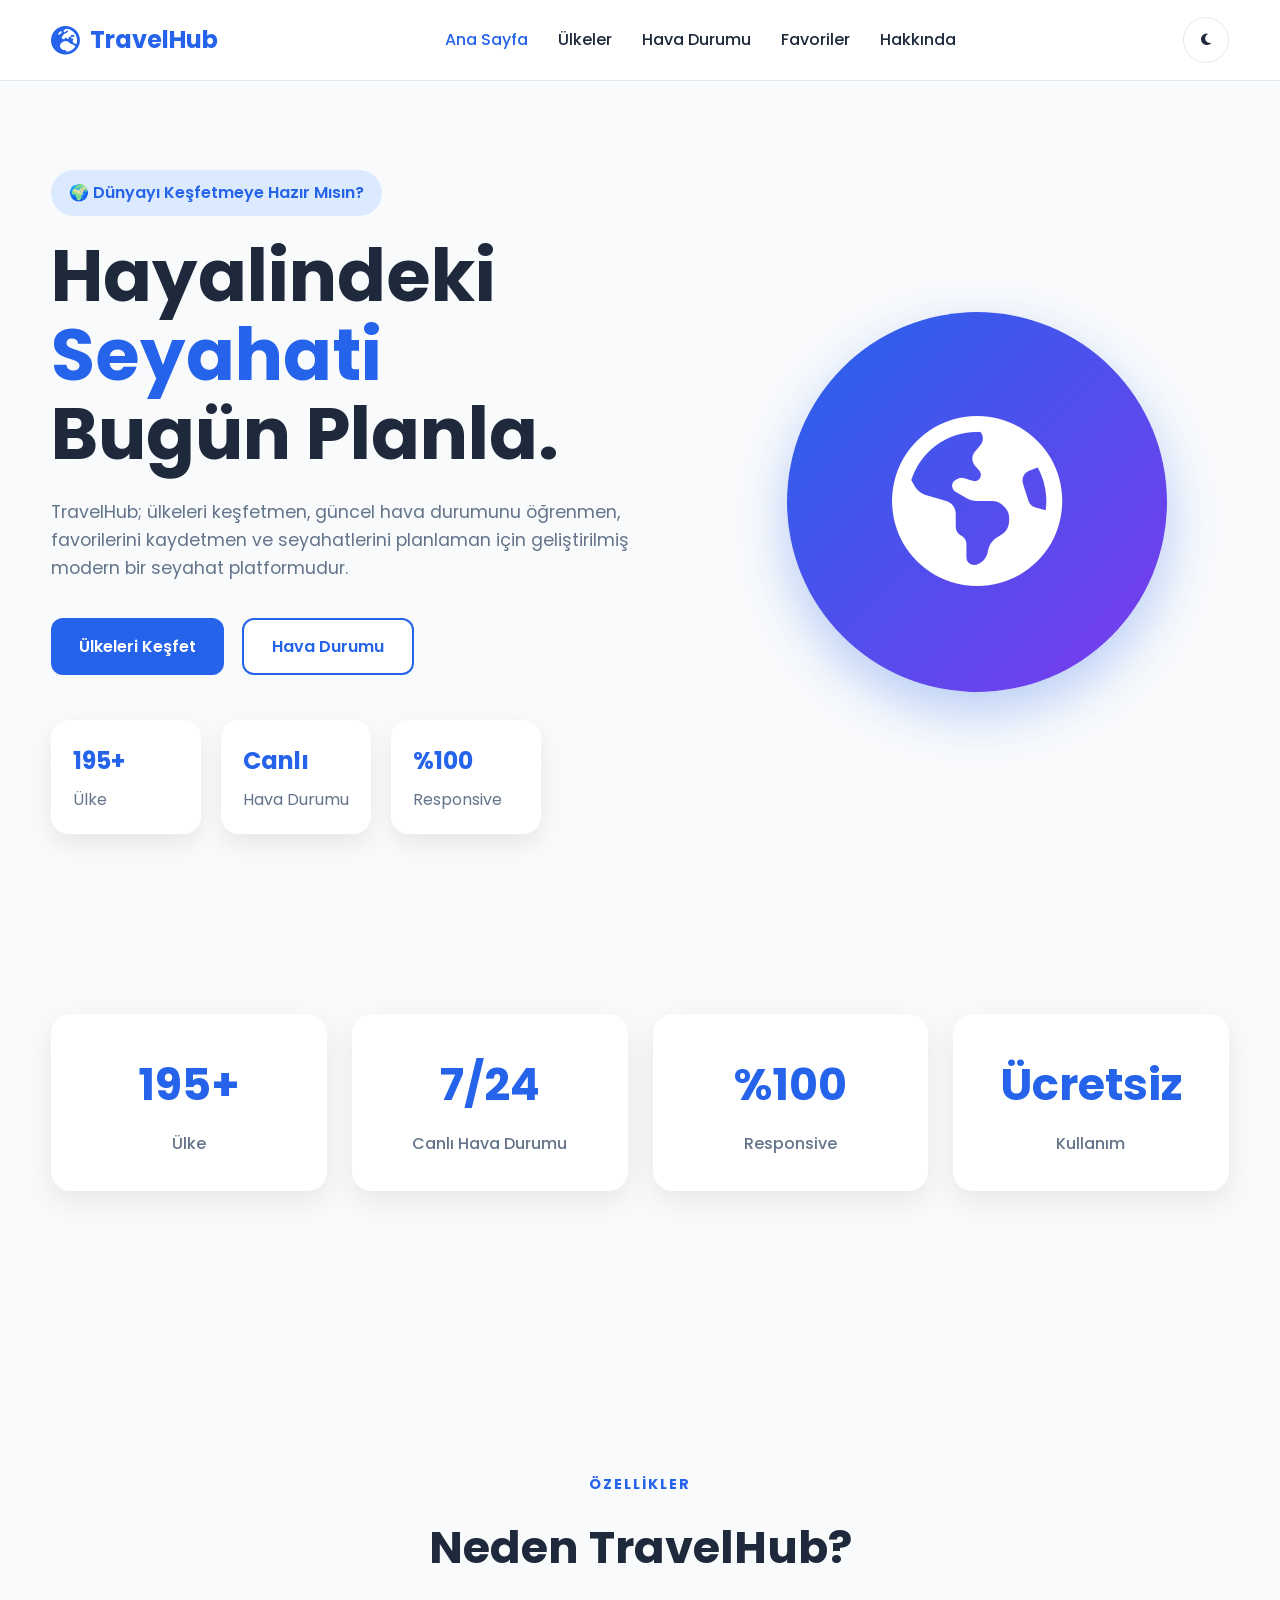
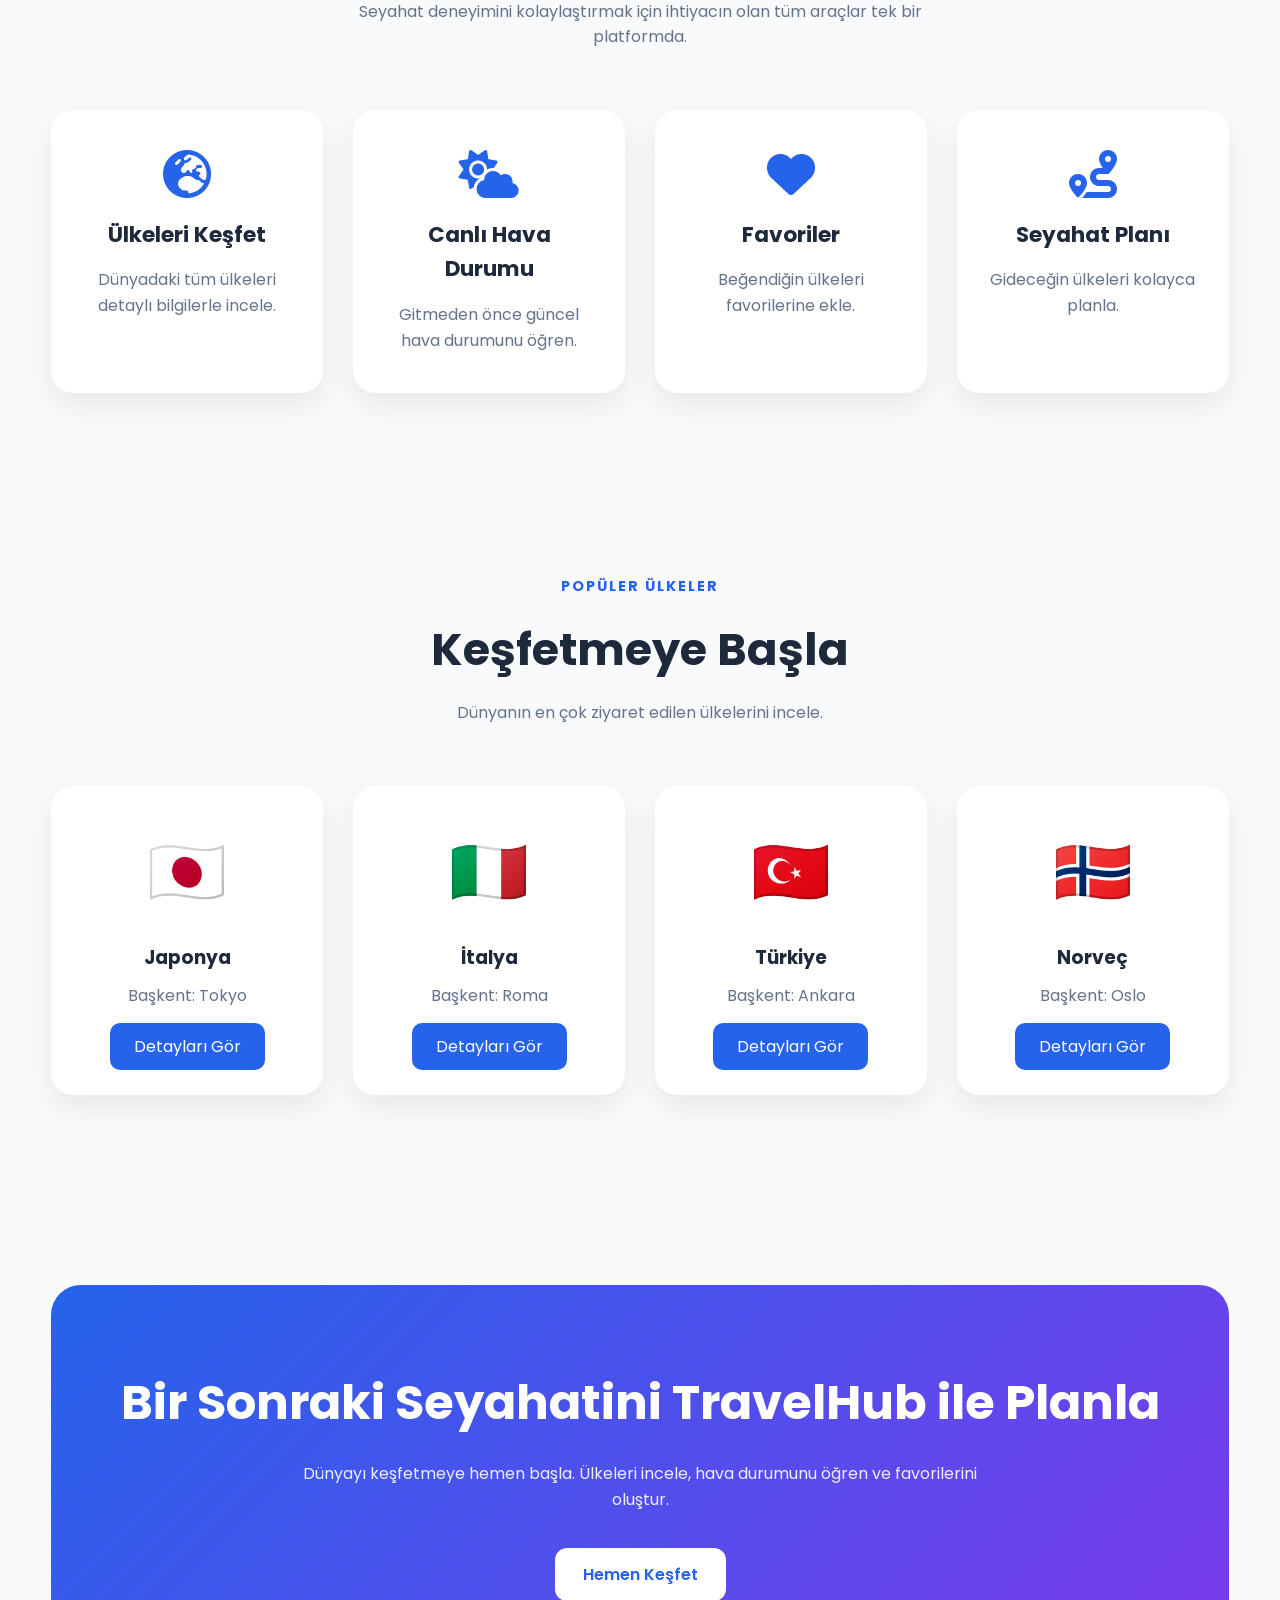
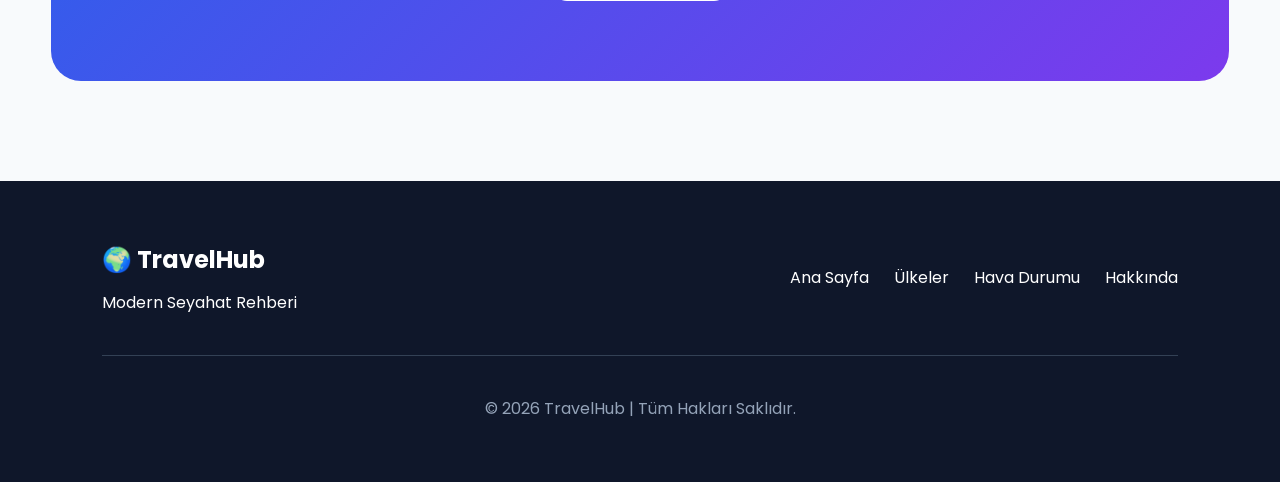
<file: index.html>
<!DOCTYPE html>
<html lang="tr">

<head>
    <meta charset="UTF-8">
    <meta name="viewport" content="width=device-width, initial-scale=1.0">

    <title>TravelHub | Seyahatini Planla</title>

    <!-- Google Font -->
    <link rel="preconnect" href="https://fonts.googleapis.com">
    <link rel="preconnect" href="https://fonts.gstatic.com" crossorigin>

    <link href="https://fonts.googleapis.com/css2?family=Poppins:wght@300;400;500;600;700;800&display=swap"
        rel="stylesheet">

    <!-- Font Awesome -->
    <link rel="stylesheet"
        href="https://cdnjs.cloudflare.com/ajax/libs/font-awesome/6.7.2/css/all.min.css">

    <!-- CSS -->
    <link rel="stylesheet" href="css/style.css">
    <link rel="stylesheet" href="css/responsive.css">
    <link rel="stylesheet" href="css/animations.css">
    <link rel="stylesheet" href="css/dark.css">
</head>

<body>

<header>

<nav class="navbar">

<a href="index.html" class="logo">

<i class="fa-solid fa-earth-europe"></i>

<span>TravelHub</span>

</a>

<ul class="nav-links">

<li><a href="#" class="active">Ana Sayfa</a></li>
<li><a href="pages/countries.html">Ülkeler</a></li>
<li><a href="pages/weather.html">Hava Durumu</a></li>
<li><a href="pages/favorites.html">Favoriler</a></li>
<li><a href="pages/about.html">Hakkında</a></li>

</ul>

<div class="nav-actions">

<button class="theme-btn" aria-label="Temayı Değiştir">
    <i class="fa-solid fa-moon"></i>
</button>

<button class="menu-btn" aria-label="Menüyü Aç">
    <i class="fa-solid fa-bars"></i>
</button>

</div>

</nav>

</header>

<main>

<section class="hero">

    <div class="hero-left">

        <span class="hero-badge">
            🌍 Dünyayı Keşfetmeye Hazır Mısın?
        </span>

        <h1>
            Hayalindeki
            <span>Seyahati</span><br>
            Bugün Planla.
        </h1>

        <p class="hero-text">
            TravelHub; ülkeleri keşfetmen, güncel hava durumunu öğrenmen,
            favorilerini kaydetmen ve seyahatlerini planlaman için geliştirilmiş
            modern bir seyahat platformudur.
        </p>

        <div class="hero-buttons">
            <a href="pages/countries.html" class="btn-primary">
                Ülkeleri Keşfet
            </a>

            <a href="pages/weather.html" class="btn-secondary">
                Hava Durumu
            </a>
        </div>

        <div class="hero-info">

            <div class="info-box">
                <h3>195+</h3>
                <span>Ülke</span>
            </div>

            <div class="info-box">
                <h3>Canlı</h3>
                <span>Hava Durumu</span>
            </div>

            <div class="info-box">
                <h3>%100</h3>
                <span>Responsive</span>
            </div>

        </div>

    </div>

    <div class="hero-right">

        <div class="hero-circle">

            <i class="fa-solid fa-earth-americas"></i>

        </div>

    </div>

</section>

<section class="stats">

    <div class="stat-card">
        <h2>195+</h2>
        <p>Ülke</p>
    </div>

    <div class="stat-card">
        <h2>7/24</h2>
        <p>Canlı Hava Durumu</p>
    </div>

    <div class="stat-card">
        <h2>%100</h2>
        <p>Responsive</p>
    </div>

    <div class="stat-card">
        <h2>Ücretsiz</h2>
        <p>Kullanım</p>
    </div>

</section>

<section class="features">

    <div class="section-title">
        <span>ÖZELLİKLER</span>
        <h2>Neden TravelHub?</h2>
        <p>
            Seyahat deneyimini kolaylaştırmak için ihtiyacın olan
            tüm araçlar tek bir platformda.
        </p>
    </div>

    <div class="feature-grid">

        <article class="feature-card">
            <i class="fa-solid fa-earth-europe"></i>
            <h3>Ülkeleri Keşfet</h3>
            <p>
                Dünyadaki tüm ülkeleri detaylı bilgilerle incele.
            </p>
        </article>

        <article class="feature-card">
            <i class="fa-solid fa-cloud-sun"></i>
            <h3>Canlı Hava Durumu</h3>
            <p>
                Gitmeden önce güncel hava durumunu öğren.
            </p>
        </article>

        <article class="feature-card">
            <i class="fa-solid fa-heart"></i>
            <h3>Favoriler</h3>
            <p>
                Beğendiğin ülkeleri favorilerine ekle.
            </p>
        </article>

        <article class="feature-card">
            <i class="fa-solid fa-route"></i>
            <h3>Seyahat Planı</h3>
            <p>
                Gideceğin ülkeleri kolayca planla.
            </p>
        </article>

    </div>

</section>

<section class="popular-countries">

    <div class="section-title">
        <span>POPÜLER ÜLKELER</span>

        <h2>Keşfetmeye Başla</h2>

        <p>
            Dünyanın en çok ziyaret edilen ülkelerini incele.
        </p>
    </div>

    <div class="countries-grid">

    <article class="country-card">

        <div class="country-flag">🇯🇵</div>

        <h3>Japonya</h3>

        <p>Başkent: Tokyo</p>

        <a href="pages/country.html?code=JPN" class="country-btn">
    Detayları Gör
</a>

    </article>

    <article class="country-card">

        <div class="country-flag">🇮🇹</div>

        <h3>İtalya</h3>

        <p>Başkent: Roma</p>

        <a href="pages/country.html?code=ITA" class="country-btn">
    Detayları Gör
</a>

    </article>

    <article class="country-card">

        <div class="country-flag">🇹🇷</div>

        <h3>Türkiye</h3>

        <p>Başkent: Ankara</p>

        <a href="pages/country.html?code=TUR" class="country-btn">
    Detayları Gör
</a>

    </article>

    <article class="country-card">

        <div class="country-flag">🇳🇴</div>

        <h3>Norveç</h3>

        <p>Başkent: Oslo</p>

        <a href="pages/country.html?code=NOR" class="country-btn">
    Detayları Gör
</a>

    </article>

</div>

</section>

<section class="cta">

    <h2>
        Bir Sonraki Seyahatini
        TravelHub ile Planla
    </h2>

    <p>
        Dünyayı keşfetmeye hemen başla. Ülkeleri incele,
        hava durumunu öğren ve favorilerini oluştur.
    </p>

    <a href="pages/countries.html" class="btn-primary">
        Hemen Keşfet
    </a>

</section>

</main>

<footer>

    <div class="footer-content">

        <div class="footer-logo">

            <h2>🌍 TravelHub</h2>

            <p>
                Modern Seyahat Rehberi
            </p>

        </div>

        <div class="footer-links">

            <a href="index.html">Ana Sayfa</a>

            <a href="pages/countries.html">Ülkeler</a>

            <a href="pages/weather.html">Hava Durumu</a>

            <a href="pages/about.html">Hakkında</a>

        </div>

    </div>

    <hr>

    <p class="copyright">
        © 2026 TravelHub | Tüm Hakları Saklıdır.
    </p>

</footer>

<script src="../js/toast.js"></script>
<script src="js/utils.js"></script>
<script src="js/theme.js"></script>
<script src="js/app.js"></script>

</body>

</html>
</file>
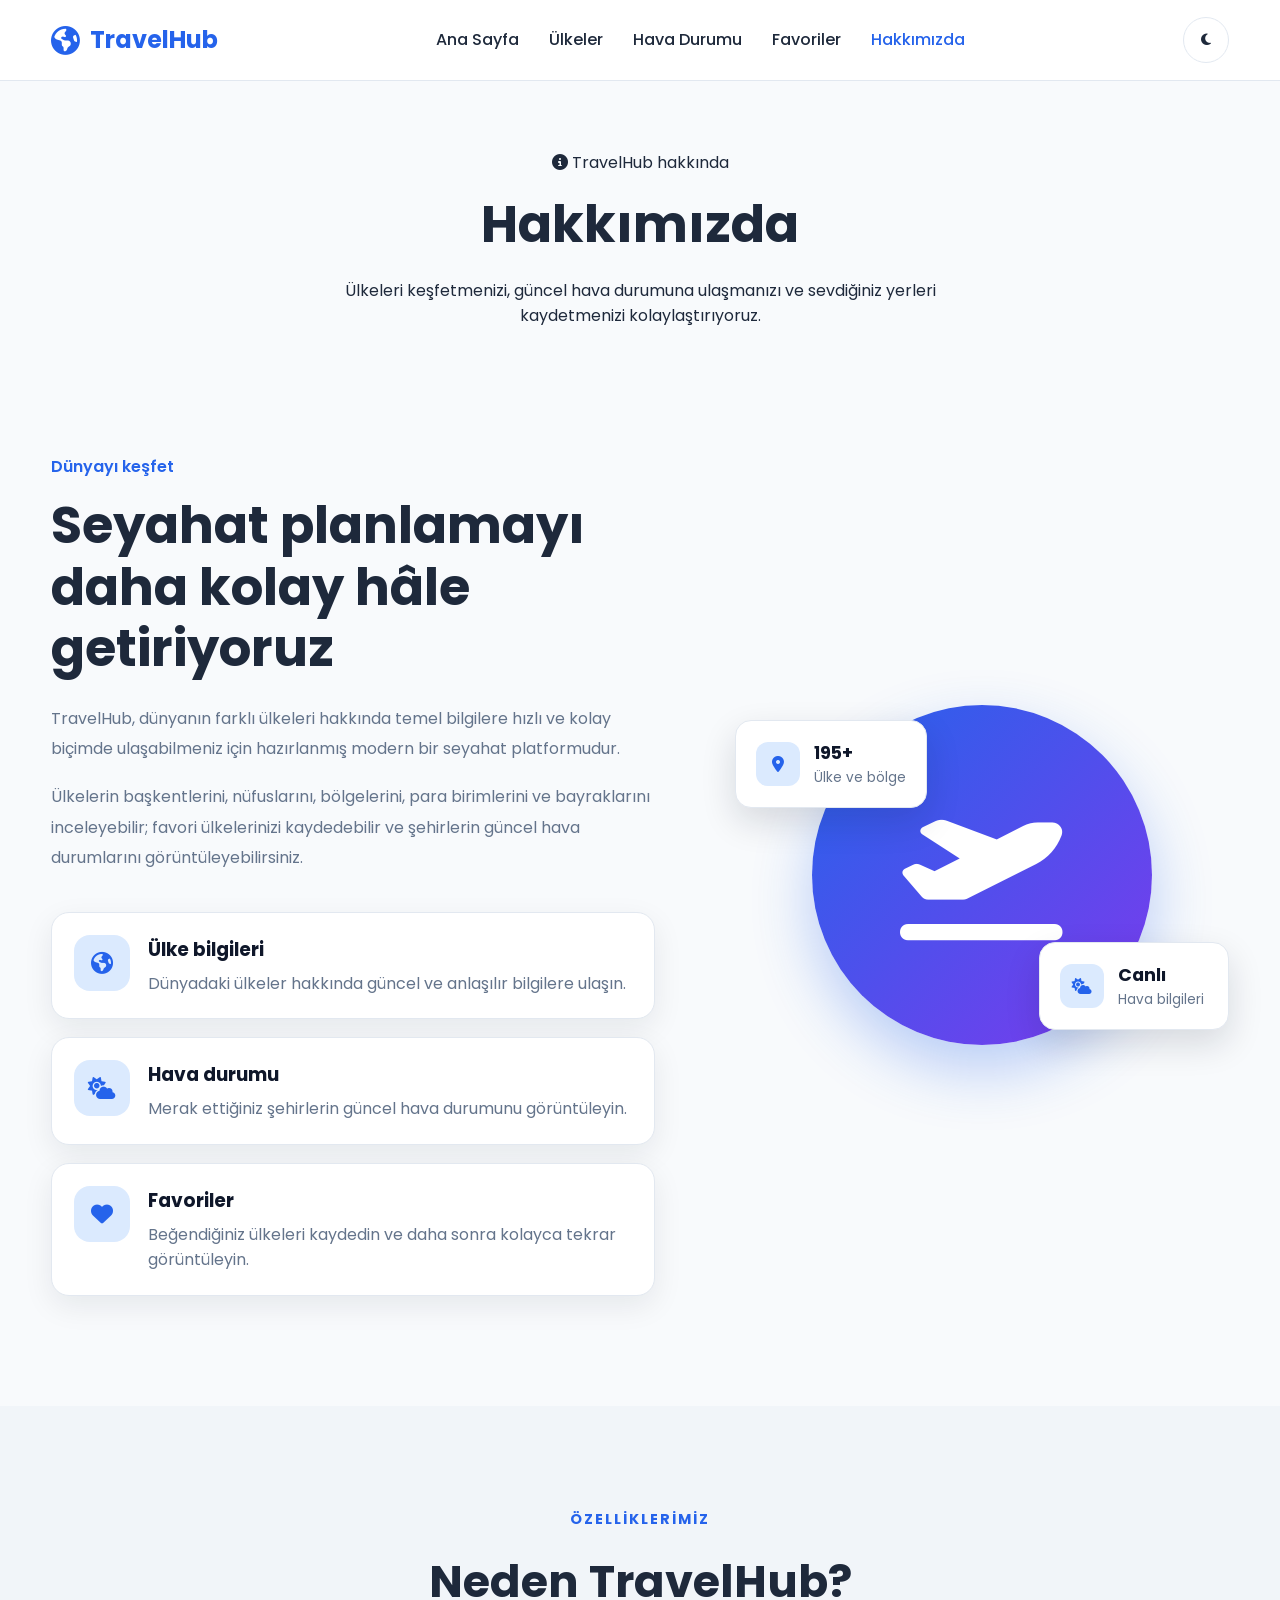
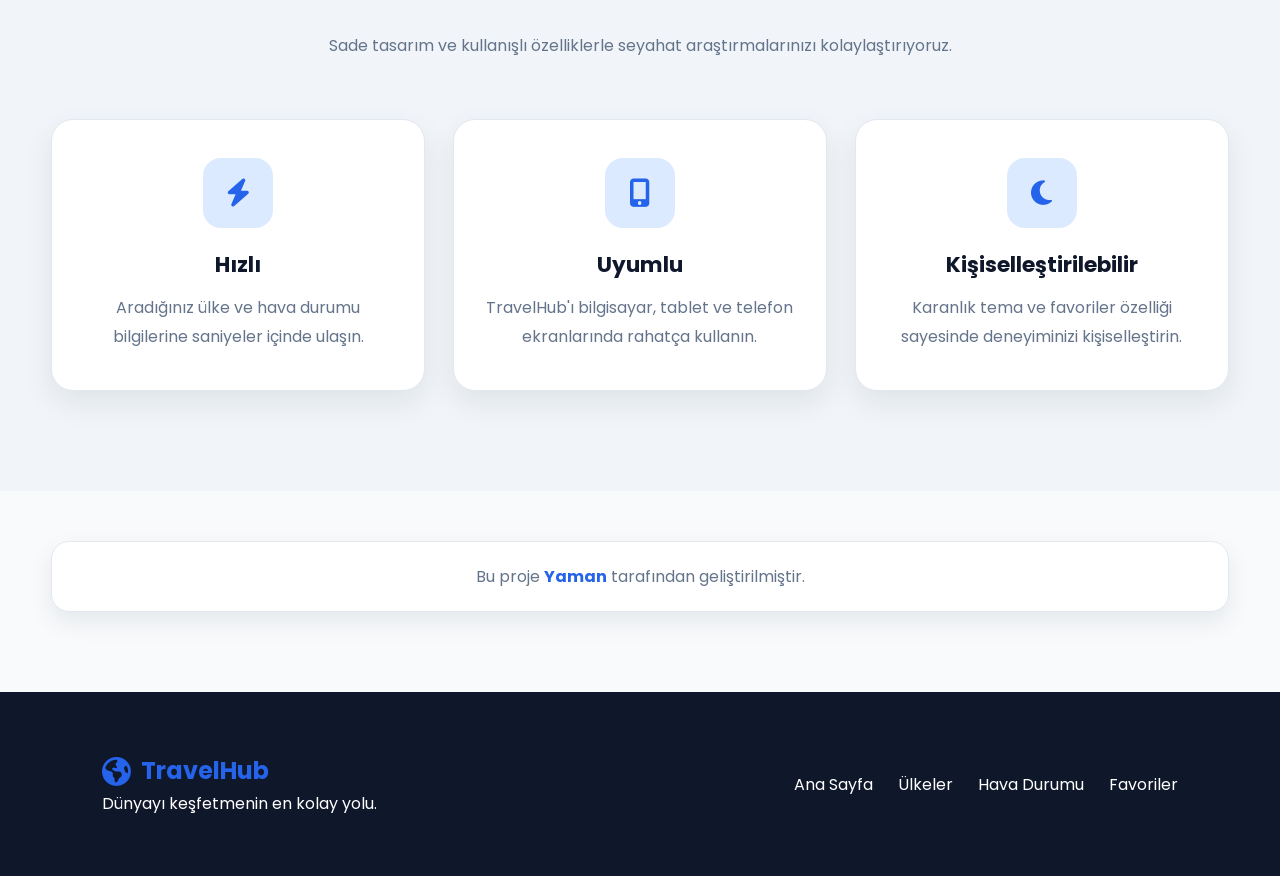
<file: pages/about.html>
<!DOCTYPE html>
<html lang="tr">
<head>
    <meta charset="UTF-8">

    <meta
        name="viewport"
        content="width=device-width, initial-scale=1.0"
    >

    <title>Hakkımızda | TravelHub</title>

    <link
        rel="preconnect"
        href="https://fonts.googleapis.com"
    >

    <link
        rel="preconnect"
        href="https://fonts.gstatic.com"
        crossorigin
    >

    <link
        href="https://fonts.googleapis.com/css2?family=Poppins:wght@400;500;600;700&display=swap"
        rel="stylesheet"
    >

    <link
        rel="stylesheet"
        href="https://cdnjs.cloudflare.com/ajax/libs/font-awesome/6.7.2/css/all.min.css"
    >

    <link rel="stylesheet" href="../css/style.css">
    <link rel="stylesheet" href="../css/responsive.css">
    <link rel="stylesheet" href="../css/animations.css">
    <link rel="stylesheet" href="../css/dark.css">
</head>

<body>

    <header class="header">
        <div class="container navbar">

            <a href="../index.html" class="logo">
                <i class="fa-solid fa-earth-americas"></i>
                <span>TravelHub</span>
            </a>

            <nav class="nav-menu" id="nav-menu">
                <a href="../index.html">Ana Sayfa</a>
                <a href="countries.html">Ülkeler</a>
                <a href="weather.html">Hava Durumu</a>
                <a href="favorites.html">Favoriler</a>
                <a href="about.html" class="active">Hakkımızda</a>
            </nav>

            <div class="nav-actions">

    <button
        class="theme-toggle theme-btn"
        id="theme-toggle"
        type="button"
        aria-label="Tema değiştir"
    >
        <i class="fa-solid fa-moon"></i>
    </button>

    <button
        class="menu-toggle menu-btn"
        id="menu-toggle"
        type="button"
        aria-label="Menüyü aç"
        aria-expanded="false"
        aria-controls="nav-menu"
    >
        <i class="fa-solid fa-bars"></i>
    </button>

</div>

        </div>
    </header>

    <main>

        <section class="page-hero">
            <div class="container">

                <span class="section-label">
                    <i class="fa-solid fa-circle-info"></i>
                    TravelHub hakkında
                </span>

                <h1>Hakkımızda</h1>

                <p>
                    Ülkeleri keşfetmenizi, güncel hava durumuna ulaşmanızı
                    ve sevdiğiniz yerleri kaydetmenizi kolaylaştırıyoruz.
                </p>

            </div>
        </section>

        <section class="about-section">
            <div class="container about-container">

                <div class="about-content">

                    <span class="about-label">
                        Dünyayı keşfet
                    </span>

                    <h2>
                        Seyahat planlamayı daha kolay hâle getiriyoruz
                    </h2>

                    <p>
                        TravelHub, dünyanın farklı ülkeleri hakkında temel
                        bilgilere hızlı ve kolay biçimde ulaşabilmeniz için
                        hazırlanmış modern bir seyahat platformudur.
                    </p>

                    <p>
                        Ülkelerin başkentlerini, nüfuslarını, bölgelerini,
                        para birimlerini ve bayraklarını inceleyebilir;
                        favori ülkelerinizi kaydedebilir ve şehirlerin güncel
                        hava durumlarını görüntüleyebilirsiniz.
                    </p>

                    <div class="about-features">

                        <div class="about-feature">
                            <i class="fa-solid fa-earth-americas"></i>

                            <div>
                                <h3>Ülke bilgileri</h3>

                                <p>
                                    Dünyadaki ülkeler hakkında güncel ve
                                    anlaşılır bilgilere ulaşın.
                                </p>
                            </div>
                        </div>

                        <div class="about-feature">
                            <i class="fa-solid fa-cloud-sun"></i>

                            <div>
                                <h3>Hava durumu</h3>

                                <p>
                                    Merak ettiğiniz şehirlerin güncel hava
                                    durumunu görüntüleyin.
                                </p>
                            </div>
                        </div>

                        <div class="about-feature">
                            <i class="fa-solid fa-heart"></i>

                            <div>
                                <h3>Favoriler</h3>

                                <p>
                                    Beğendiğiniz ülkeleri kaydedin ve daha
                                    sonra kolayca tekrar görüntüleyin.
                                </p>
                            </div>
                        </div>

                    </div>

                </div>

                <div class="about-visual">

                    <div class="about-circle">
                        <i class="fa-solid fa-plane-departure"></i>
                    </div>

                    <div class="about-small-card about-card-one">
                        <i class="fa-solid fa-location-dot"></i>

                        <div>
                            <strong>195+</strong>
                            <span>Ülke ve bölge</span>
                        </div>
                    </div>

                    <div class="about-small-card about-card-two">
                        <i class="fa-solid fa-cloud-sun"></i>

                        <div>
                            <strong>Canlı</strong>
                            <span>Hava bilgileri</span>
                        </div>
                    </div>

                </div>

            </div>
        </section>

        <section class="about-values">
            <div class="container">

                <div class="section-title">
                    <span>ÖZELLİKLERİMİZ</span>

                    <h2>Neden TravelHub?</h2>

                    <p>
                        Sade tasarım ve kullanışlı özelliklerle seyahat
                        araştırmalarınızı kolaylaştırıyoruz.
                    </p>
                </div>

                <div class="values-grid">

                    <article class="value-card">
                        <i class="fa-solid fa-bolt"></i>

                        <h3>Hızlı</h3>

                        <p>
                            Aradığınız ülke ve hava durumu bilgilerine
                            saniyeler içinde ulaşın.
                        </p>
                    </article>

                    <article class="value-card">
                        <i class="fa-solid fa-mobile-screen-button"></i>

                        <h3>Uyumlu</h3>

                        <p>
                            TravelHub'ı bilgisayar, tablet ve telefon
                            ekranlarında rahatça kullanın.
                        </p>
                    </article>

                    <article class="value-card">
                        <i class="fa-solid fa-moon"></i>

                        <h3>Kişiselleştirilebilir</h3>

                        <p>
                            Karanlık tema ve favoriler özelliği sayesinde
                            deneyiminizi kişiselleştirin.
                        </p>
                    </article>

                </div>

            </div>
        </section>

<section class="creator-section">
    <div class="container">

        <p>Bu proje <strong>Yaman</strong> tarafından geliştirilmiştir.</p>

    </div>
</section>

    </main>

    <footer class="footer">
        <div class="container footer-content">

            <div class="footer-brand">

                <a href="../index.html" class="logo">
                    <i class="fa-solid fa-earth-americas"></i>
                    <span>TravelHub</span>
                </a>

                <p>
                    Dünyayı keşfetmenin en kolay yolu.
                </p>

            </div>

            <div class="footer-links">
                <a href="../index.html">Ana Sayfa</a>
                <a href="countries.html">Ülkeler</a>
                <a href="weather.html">Hava Durumu</a>
                <a href="favorites.html">Favoriler</a>
            </div>

        </div>
    </footer>

    <script src="../js/toast.js"></script>
    <script src="../js/utils.js"></script>
    <script src="../js/theme.js"></script>
    <script src="../js/app.js"></script>

</body>
</html>
</file>
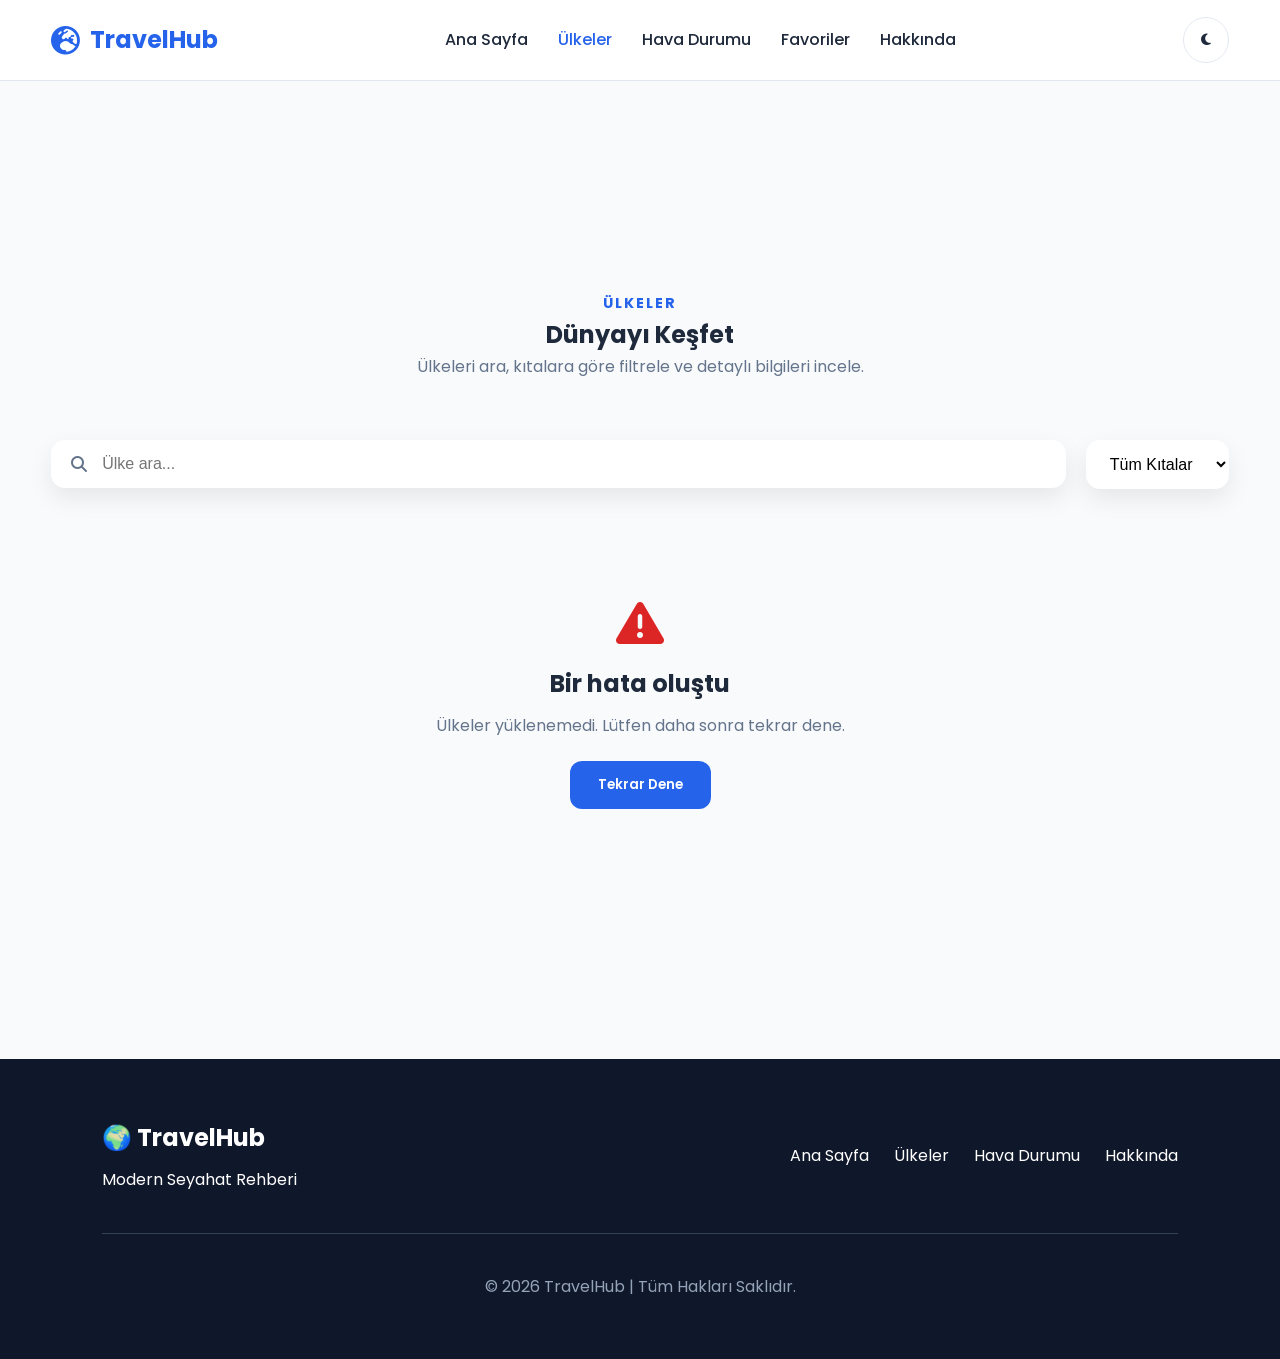
<file: pages/countries.html>
<!DOCTYPE html>
<html lang="tr">

<head>
    <meta charset="UTF-8">
    <meta name="viewport" content="width=device-width, initial-scale=1.0">

    <title>Ülkeler | TravelHub</title>

    <!-- Google Font -->
    <link rel="preconnect" href="https://fonts.googleapis.com">
    <link rel="preconnect" href="https://fonts.gstatic.com" crossorigin>

    <link
        href="https://fonts.googleapis.com/css2?family=Poppins:wght@300;400;500;600;700;800&display=swap"
        rel="stylesheet"
    >

    <!-- Font Awesome -->
    <link
        rel="stylesheet"
        href="https://cdnjs.cloudflare.com/ajax/libs/font-awesome/6.7.2/css/all.min.css"
    >

    <!-- CSS -->
    <link rel="stylesheet" href="../css/style.css">
    <link rel="stylesheet" href="../css/responsive.css">
    <link rel="stylesheet" href="../css/animations.css">
    <link rel="stylesheet" href="../css/dark.css">
</head>

<body>

<header>

    <nav class="navbar">

        <a href="../index.html" class="logo">
            <i class="fa-solid fa-earth-europe"></i>
            <span>TravelHub</span>
        </a>

        <ul class="nav-links">

            <li>
                <a href="../index.html">Ana Sayfa</a>
            </li>

            <li>
                <a href="countries.html" class="active">Ülkeler</a>
            </li>

            <li>
                <a href="weather.html">Hava Durumu</a>
            </li>

            <li>
                <a href="favorites.html">Favoriler</a>
            </li>

            <li>
                <a href="about.html">Hakkında</a>
            </li>

        </ul>

        <div class="nav-actions">

            <button class="theme-btn" aria-label="Temayı Değiştir">
                <i class="fa-solid fa-moon"></i>
            </button>

            <button class="menu-btn" aria-label="Menüyü Aç">
                <i class="fa-solid fa-bars"></i>
            </button>

        </div>

    </nav>

</header>

<main>

    <section class="countries-page">

        <div class="section-title">

            <span>ÜLKELER</span>

            <h1>Dünyayı Keşfet</h1>

            <p>
                Ülkeleri ara, kıtalara göre filtrele ve detaylı bilgileri incele.
            </p>

        </div>

        <div class="countries-tools">

            <div class="search-box">

                <i class="fa-solid fa-magnifying-glass"></i>

                <input
                    type="search"
                    id="country-search"
                    placeholder="Ülke ara..."
                    autocomplete="off"
                >

            </div>

            <select id="region-filter" aria-label="Kıta seç">

                <option value="all">Tüm Kıtalar</option>
                <option value="Africa">Afrika</option>
                <option value="Americas">Amerika</option>
                <option value="Asia">Asya</option>
                <option value="Europe">Avrupa</option>
                <option value="Oceania">Okyanusya</option>

            </select>

        </div>

        <div id="countries-status" class="countries-status">

            <div class="loading-state">

                <i class="fa-solid fa-spinner fa-spin"></i>

                <p>Ülkeler yükleniyor...</p>

            </div>

        </div>

        <div id="countries-container" class="countries-api-grid"></div>

    </section>

</main>

<footer>

    <div class="footer-content">

        <div class="footer-logo">

            <h2>🌍 TravelHub</h2>

            <p>Modern Seyahat Rehberi</p>

        </div>

        <div class="footer-links">

            <a href="../index.html">Ana Sayfa</a>
            <a href="countries.html">Ülkeler</a>
            <a href="weather.html">Hava Durumu</a>
            <a href="about.html">Hakkında</a>

        </div>

    </div>

    <hr>

    <p class="copyright">
        © 2026 TravelHub | Tüm Hakları Saklıdır.
    </p>

</footer>

<script src="../js/toast.js"></script>
<script src="../js/utils.js"></script>
<script src="../js/theme.js"></script>
<script src="../js/app.js"></script>
<script src="../js/favorites.js"></script>
<script src="../js/countries.js"></script>


</body>
</html>
</file>
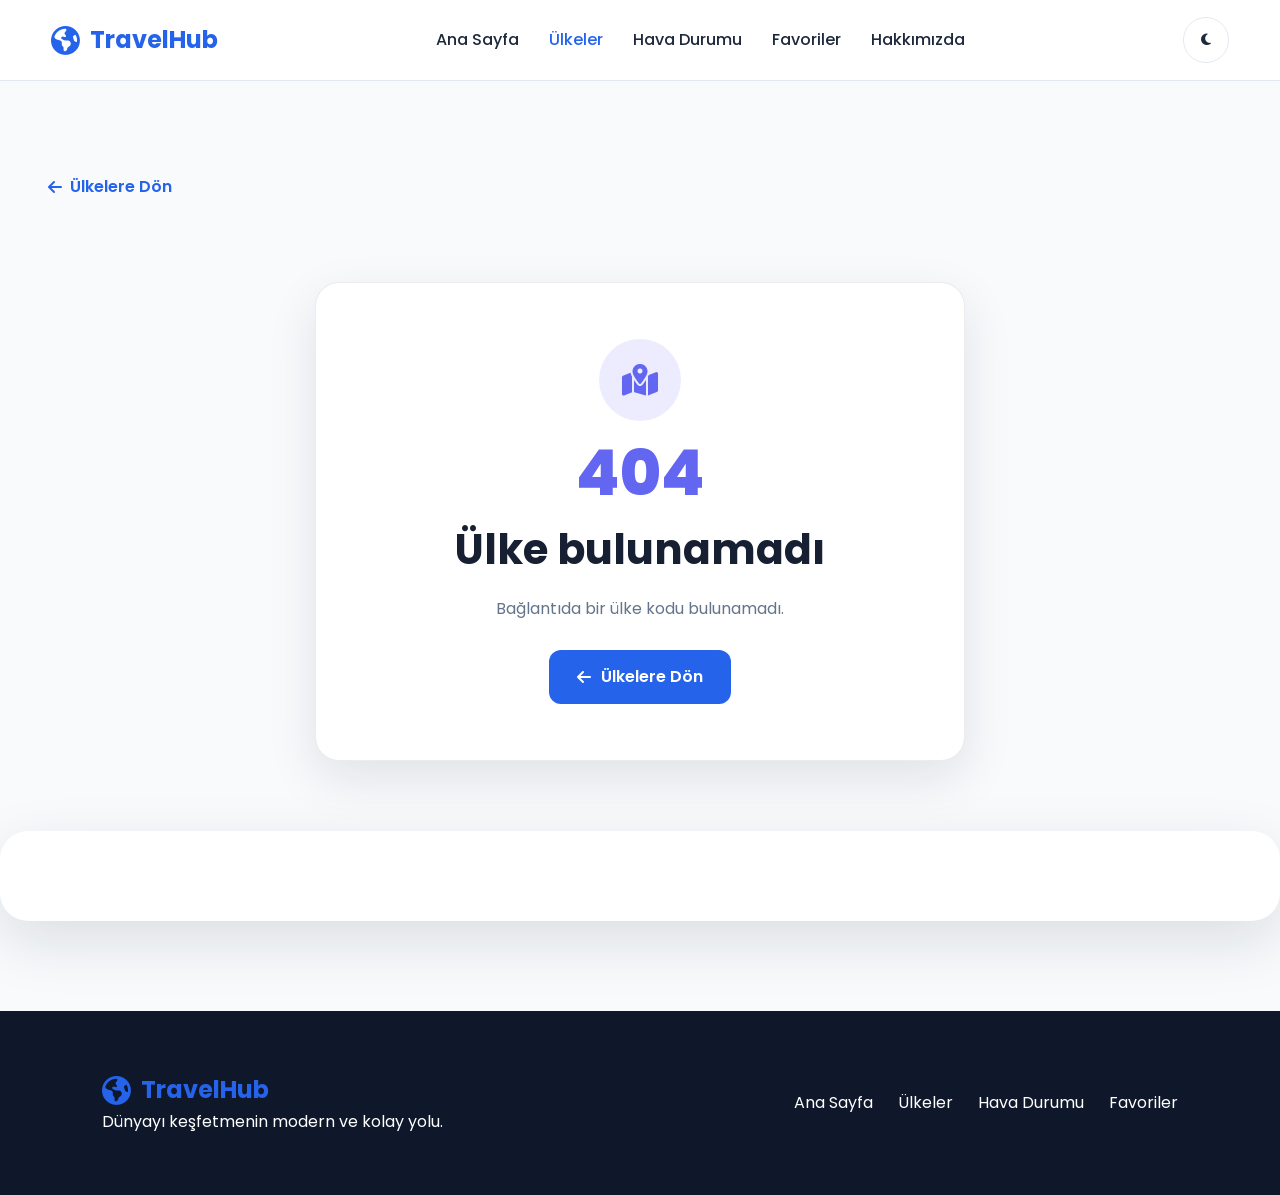
<file: pages/country.html>
<!DOCTYPE html>
<html lang="tr">

<head>
    <meta charset="UTF-8">

    <meta
        name="viewport"
        content="width=device-width, initial-scale=1.0"
    >

    <title>Ülke Detayı | TravelHub</title>

    <link
        rel="preconnect"
        href="https://fonts.googleapis.com"
    >

    <link
        rel="preconnect"
        href="https://fonts.gstatic.com"
        crossorigin
    >

    <link
        href="https://fonts.googleapis.com/css2?family=Poppins:wght@400;500;600;700&display=swap"
        rel="stylesheet"
    >

    <link
        rel="stylesheet"
        href="https://cdnjs.cloudflare.com/ajax/libs/font-awesome/6.7.2/css/all.min.css"
    >

    <link rel="stylesheet" href="../css/style.css">
    <link rel="stylesheet" href="../css/responsive.css">
    <link rel="stylesheet" href="../css/animations.css">
    <link rel="stylesheet" href="../css/dark.css">
</head>

<body>

    <header class="header">
        <div class="container navbar">

            <a href="../index.html" class="logo">
                <i class="fa-solid fa-earth-americas"></i>
                <span>TravelHub</span>
            </a>

            <nav class="nav-menu" id="nav-menu">
                <a href="../index.html">Ana Sayfa</a>
                <a href="countries.html" class="active">Ülkeler</a>
                <a href="weather.html">Hava Durumu</a>
                <a href="favorites.html">Favoriler</a>
                <a href="about.html">Hakkımızda</a>
            </nav>

            <div class="nav-actions">

                <button
                    class="theme-toggle theme-btn"
                    id="theme-toggle"
                    type="button"
                    aria-label="Tema değiştir"
                >
                    <i class="fa-solid fa-moon"></i>
                </button>

                <button
                    class="menu-toggle menu-btn"
                    id="menu-toggle"
                    type="button"
                    aria-label="Menüyü aç"
                    aria-expanded="false"
                    aria-controls="nav-menu"
                >
                    <i class="fa-solid fa-bars"></i>
                </button>

            </div>

        </div>
    </header>

    <main>

        <section class="country-detail-section">
            <div class="container">

                <a href="countries.html" class="back-link">
                    <i class="fa-solid fa-arrow-left"></i>
                    Ülkelere Dön
                </a>

                <div id="country-detail-status"></div>

                <div
                    id="country-detail"
                    class="country-detail"
                ></div>

            </div>
        </section>

                <!-- ÜLKE ÖZETİ -->
        <section
            id="country-summary-section"
            class="country-summary-section"
            hidden
        >
            <div class="container">

                <div class="country-summary-card">

                    <div class="country-summary-icon">
                        <i class="fa-solid fa-book-open"></i>
                    </div>

                    <div class="country-summary-content">

                        <span class="section-label">
                            Ülke Hakkında
                        </span>

                        <h2 id="country-summary-title">
                            Kısa Bilgi
                        </h2>

                        <div id="country-summary-status"></div>

                        <p id="country-summary-text"></p>

                        <a
                            id="country-summary-link"
                            href="#"
                            target="_blank"
                            rel="noopener noreferrer"
                            class="country-summary-link"
                            hidden
                        >
                            Wikipedia'da Devamını Oku

                            <i
                                class="fa-solid fa-arrow-up-right-from-square"
                            ></i>
                        </a>

                    </div>

                </div>

            </div>
        </section>

        <!-- SEYAHAT BİLGİLERİ -->
<section
    id="country-travel-info-section"
    class="country-travel-info-section"
    hidden
>
    <div class="container">

        <div class="country-travel-info-header">
            <span class="section-label">
                Seyahat Bilgileri
            </span>

            <h2 id="country-travel-info-title">
                Yolculuğunu Planla
            </h2>

            <p>
                Ziyaret zamanını planla ve ülkenin
                yerel saatini takip et.
            </p>
        </div>

        <div id="country-travel-info-status"></div>

        <div
            id="country-travel-info-content"
            class="country-travel-info-grid"
        >

            <!-- EN İYİ ZİYARET ZAMANI -->
            <article class="travel-info-card">

                <div class="travel-info-card-icon">
                    <i class="fa-solid fa-calendar-days"></i>
                </div>

                <div class="travel-info-card-content">

                    <span class="travel-info-label">
                        En İyi Ziyaret Zamanı
                    </span>

                    <h3 id="best-visit-time">
                        Hesaplanıyor...
                    </h3>

                    <p id="best-visit-description">
                        Ülkenin bulunduğu bölgeye göre
                        önerilen seyahat dönemi hazırlanıyor.
                    </p>

                </div>

            </article>

            <!-- YEREL SAAT -->
            <article class="travel-info-card">

                <div class="travel-info-card-icon">
                    <i class="fa-solid fa-clock"></i>
                </div>

                <div class="travel-info-card-content">

                    <span class="travel-info-label">
                        Yerel Saat
                    </span>

                    <h3 id="country-local-time">
                        --:--
                    </h3>

                    <p id="country-local-date">
                        Tarih hesaplanıyor...
                    </p>

                    <span
                        id="country-timezone-label"
                        class="travel-info-extra"
                    >
                        Saat dilimi yükleniyor...
                    </span>

                </div>

            </article>

        </div>

    </div>
</section>

<!-- DÖVİZ ÇEVİRİCİ -->
<section
    id="country-currency-section"
    class="country-currency-section"
    hidden
>
    <div class="container">

        <div class="country-currency-header">
            <span class="section-label">
                Döviz İşlemleri
            </span>

            <h2 id="country-currency-title">
                Döviz Çevirici
            </h2>

            <p>
                Türk lirasını ülkenin para birimine
                güncel kur üzerinden çevir.
            </p>
        </div>

        <div
            id="country-currency-status"
            class="country-currency-status"
        ></div>

        <div
            id="country-currency-content"
            class="country-currency-card"
        >
            <div class="currency-converter-grid">

                <!-- GÖNDERİLEN PARA -->
                <div class="currency-field">

                    <label for="currency-amount">
                        Miktar
                    </label>

                    <div class="currency-input-wrapper">
                        <input
                            id="currency-amount"
                            type="number"
                            value="1000"
                            min="0"
                            step="any"
                            inputmode="decimal"
                            autocomplete="off"
                        >

                        <select
                            id="currency-from"
                            aria-label="Çevrilecek para birimi"
                        >
                            <option value="TRY">
                                TRY
                            </option>
                        </select>
                    </div>

                </div>

                <!-- DEĞİŞTİRME BUTONU -->
                <button
                    id="currency-swap-button"
                    class="currency-swap-button"
                    type="button"
                    aria-label="Para birimlerini değiştir"
                    title="Para birimlerini değiştir"
                >
                    <i class="fa-solid fa-arrow-right-arrow-left"></i>
                </button>

                <!-- HEDEF PARA -->
                <div class="currency-field">

                    <label for="currency-result">
                        Sonuç
                    </label>

                    <div class="currency-input-wrapper">
                        <input
                            id="currency-result"
                            type="text"
                            value="--"
                            readonly
                            aria-label="Döviz çevirme sonucu"
                        >

                        <select
                            id="currency-to"
                            aria-label="Hedef para birimi"
                        ></select>
                    </div>

                </div>

            </div>

            <div class="currency-converter-footer">

                <div class="currency-rate-information">
                    <span id="currency-rate-text">
                        Kur bilgisi yükleniyor...
                    </span>

                    <small id="currency-update-date">
                        Son güncelleme bekleniyor...
                    </small>
                </div>

                <button
                    id="currency-refresh-button"
                    class="btn-secondary"
                    type="button"
                >
                    <i class="fa-solid fa-rotate-right"></i>
                    Kuru Güncelle
                </button>

            </div>
        </div>

    </div>
</section>

                <!-- BAŞKENT HAVA DURUMU -->
        <section
            id="country-weather-section"
            class="country-weather-section"
            hidden
        >
            <div class="container">

                <div class="section-title">
                    <span class="section-label">
                        Anlık Hava Durumu
                    </span>

                    <h2 id="country-weather-title">
                        Başkent Hava Durumu
                    </h2>

                    <p>
                        Ülkenin başkentindeki güncel hava koşullarını görüntüle.
                    </p>
                </div>

                <div id="country-weather-status"></div>

                <div
                    id="country-weather-content"
                    class="country-weather-card"
                ></div>

            </div>
        </section>

        <!-- ÜLKE REHBERİ -->
        <section
            id="country-guide-section"
            class="country-guide-section"
            hidden
        >
            <div class="container">

                <div class="section-title">
                    <span class="section-label">
                        Seyahat Rehberi
                    </span>

                    <h2 id="country-guide-title">
                        Ülkeyi Keşfet
                    </h2>

                    <p>
                        Ünlü yemekleri, görülmesi gereken yerleri ve
                        yapabileceğin aktiviteleri keşfet.
                    </p>
                </div>

                <!-- SEKME MENÜSÜ -->
                <div
                    class="country-guide-tabs"
                    role="tablist"
                    aria-label="Ülke rehberi bölümleri"
                >

                    <button
                        class="country-guide-tab active"
                        type="button"
                        role="tab"
                        aria-selected="true"
                        data-guide-tab="foods"
                    >
                        <i class="fa-solid fa-utensils"></i>
                        Ünlü Yemekler
                    </button>

                    <button
                        class="country-guide-tab"
                        type="button"
                        role="tab"
                        aria-selected="false"
                        data-guide-tab="places"
                    >
                        <i class="fa-solid fa-location-dot"></i>
                        Gezilecek Yerler
                    </button>

                    <button
                        class="country-guide-tab"
                        type="button"
                        role="tab"
                        aria-selected="false"
                        data-guide-tab="activities"
                    >
                        <i class="fa-solid fa-person-hiking"></i>
                        Yapılacak Şeyler
                    </button>

                </div>

                <!-- YÜKLENME VE HATA ALANI -->
                <div id="country-guide-status"></div>

                <!-- FOTOĞRAFLI KARTLAR -->
                <div
                    id="country-guide-content"
                    class="country-guide-grid"
                ></div>

                <!-- FOTOĞRAF KAYNAK BİLGİSİ -->
                <p class="country-guide-source">
                    Görseller Wikimedia Commons üzerinden sağlanmaktadır.
                </p>

            </div>
        </section>

    </main>

    <footer class="footer">
        <div class="container footer-content">

            <div class="footer-brand">

                <a href="../index.html" class="logo">
                    <i class="fa-solid fa-earth-americas"></i>
                    <span>TravelHub</span>
                </a>

                <p>
                    Dünyayı keşfetmenin modern ve kolay yolu.
                </p>

            </div>

            <div class="footer-links">
                <a href="../index.html">Ana Sayfa</a>
                <a href="countries.html">Ülkeler</a>
                <a href="weather.html">Hava Durumu</a>
                <a href="favorites.html">Favoriler</a>
            </div>

        </div>
    </footer>

<script src="../js/toast.js"></script>
<script src="../js/utils.js"></script>
<script src="../js/theme.js"></script>
<script src="../js/app.js"></script>
<script src="../js/favorites.js"></script>
<script src="../js/country-content.js"></script>
<script src="../js/country-summary.js"></script>
<script src="../js/country-travel-info.js"></script>
<script src="../js/country-currency.js"></script>
<script src="../js/country-weather.js"></script>
<script src="../js/country.js"></script>


</body>

</html>
</file>
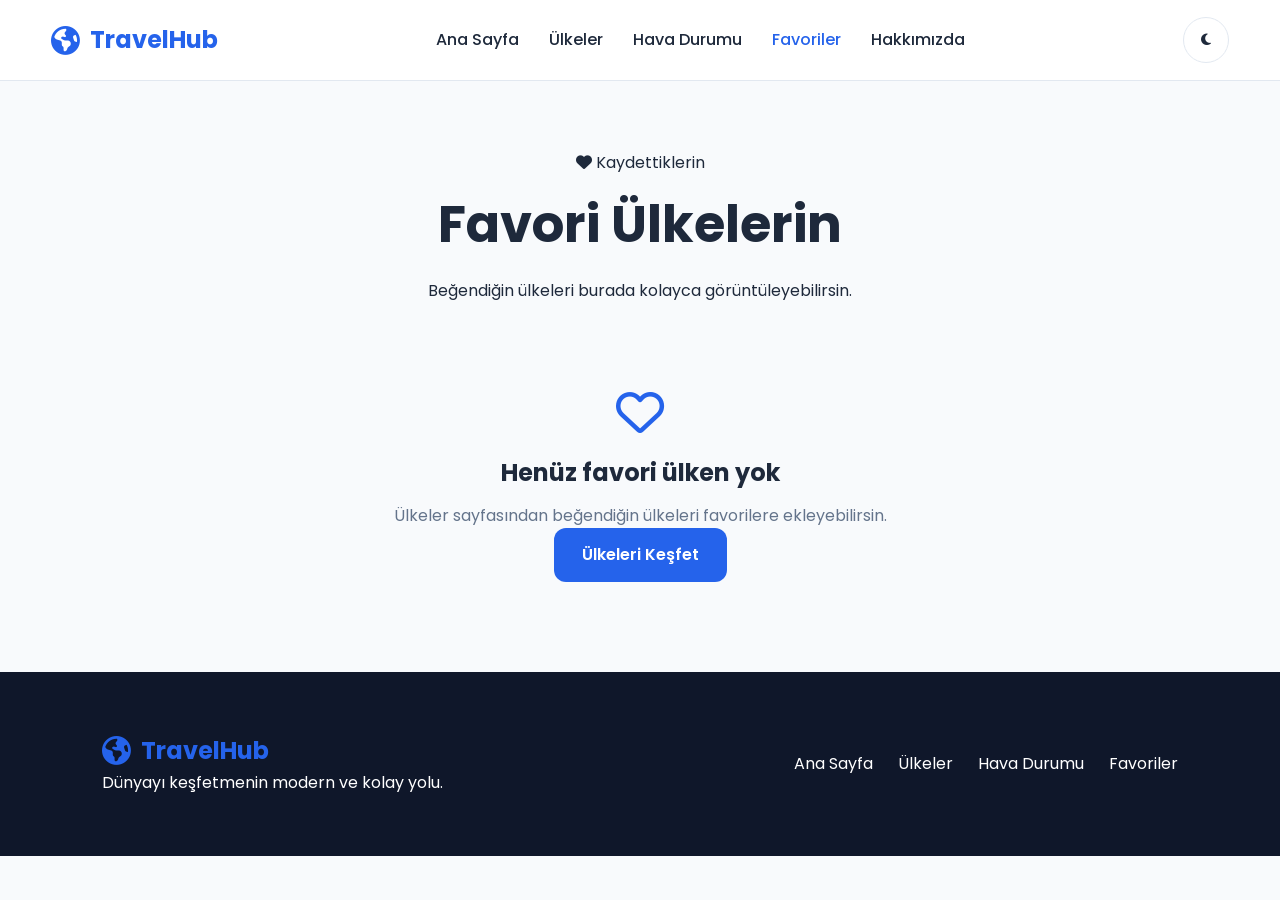
<file: pages/favorites.html>
<!DOCTYPE html>
<html lang="tr">
<head>
    <meta charset="UTF-8">

    <meta
        name="viewport"
        content="width=device-width, initial-scale=1.0"
    >

    <title>Favoriler | TravelHub</title>

    <link
        rel="preconnect"
        href="https://fonts.googleapis.com"
    >

    <link
        rel="preconnect"
        href="https://fonts.gstatic.com"
        crossorigin
    >

    <link
        href="https://fonts.googleapis.com/css2?family=Poppins:wght@400;500;600;700&display=swap"
        rel="stylesheet"
    >

    <link
        rel="stylesheet"
        href="https://cdnjs.cloudflare.com/ajax/libs/font-awesome/6.7.2/css/all.min.css"
    >

    <link rel="stylesheet" href="../css/style.css">
    <link rel="stylesheet" href="../css/responsive.css">
    <link rel="stylesheet" href="../css/animations.css">
    <link rel="stylesheet" href="../css/dark.css">
</head>

<body>

    <header class="header">
        <div class="container navbar">

            <a href="../index.html" class="logo">
                <i class="fa-solid fa-earth-americas"></i>
                <span>TravelHub</span>
            </a>

            <nav class="nav-menu" id="nav-menu">
                <a href="../index.html">Ana Sayfa</a>
                <a href="countries.html">Ülkeler</a>
                <a href="weather.html">Hava Durumu</a>
                <a href="favorites.html" class="active">Favoriler</a>
                <a href="about.html">Hakkımızda</a>
            </nav>

            <div class="nav-actions">

                <button
                    class="theme-toggle theme-btn"
                    id="theme-toggle"
                    type="button"
                    aria-label="Tema değiştir"
                >
                    <i class="fa-solid fa-moon"></i>
                </button>

                <button
                    class="menu-toggle menu-btn"
                    id="menu-toggle"
                    type="button"
                    aria-label="Menüyü aç"
                    aria-expanded="false"
                    aria-controls="nav-menu"
                >
                    <i class="fa-solid fa-bars"></i>
                </button>

            </div>

        </div>
    </header>

    <main>

        <section class="page-hero">
            <div class="container">

                <span class="section-label">
                    <i class="fa-solid fa-heart"></i>
                    Kaydettiklerin
                </span>

                <h1>Favori Ülkelerin</h1>

                <p>
                    Beğendiğin ülkeleri burada kolayca görüntüleyebilirsin.
                </p>

            </div>
        </section>

        <section class="countries-section">
            <div class="container">

                <div id="favorites-status"></div>

                <div
                    id="favorites-container"
                    class="countries-grid"
                ></div>

            </div>
        </section>

    </main>

    <footer class="footer">
        <div class="container footer-content">

            <div class="footer-brand">

                <a href="../index.html" class="logo">
                    <i class="fa-solid fa-earth-americas"></i>
                    <span>TravelHub</span>
                </a>

                <p>
                    Dünyayı keşfetmenin modern ve kolay yolu.
                </p>

            </div>

            <div class="footer-links">
                <a href="../index.html">Ana Sayfa</a>
                <a href="countries.html">Ülkeler</a>
                <a href="weather.html">Hava Durumu</a>
                <a href="favorites.html">Favoriler</a>
            </div>

        </div>
    </footer>

    <script src="../js/toast.js"></script>
    <script src="../js/utils.js"></script>
    <script src="../js/theme.js"></script>
    <script src="../js/app.js"></script>
    <script src="../js/favorites.js"></script>


</body>
</html>
</file>
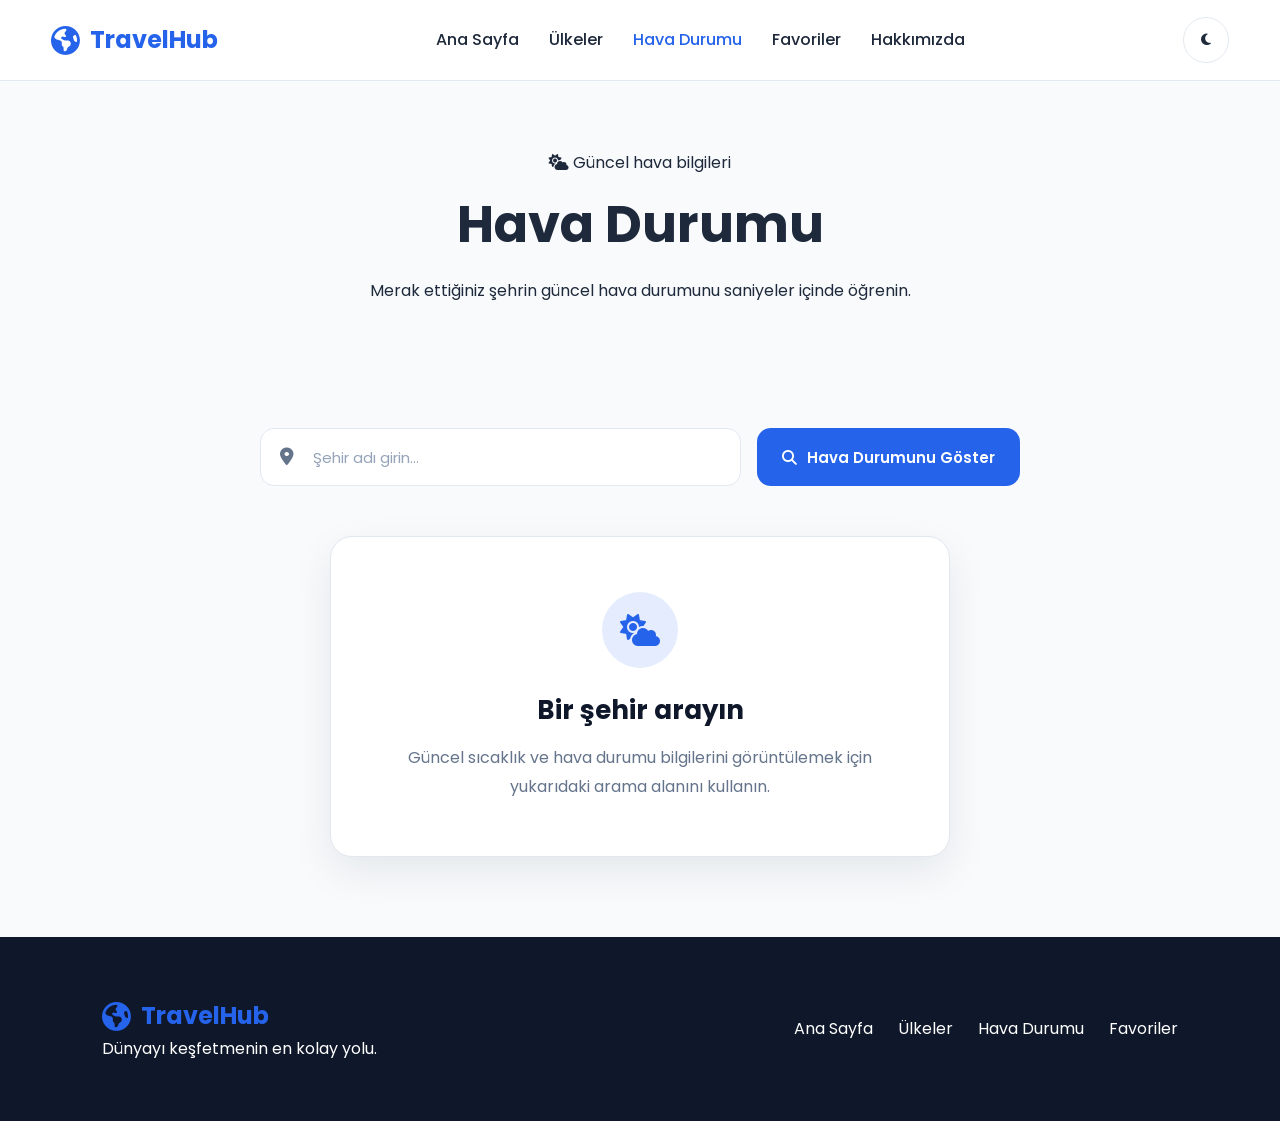
<file: pages/weather.html>
<!DOCTYPE html>
<html lang="tr">
<head>
    <meta charset="UTF-8">

    <meta
        name="viewport"
        content="width=device-width, initial-scale=1.0"
    >

    <title>Hava Durumu | TravelHub</title>

    <link
        rel="preconnect"
        href="https://fonts.googleapis.com"
    >

    <link
        rel="preconnect"
        href="https://fonts.gstatic.com"
        crossorigin
    >

    <link
        href="https://fonts.googleapis.com/css2?family=Poppins:wght@400;500;600;700&display=swap"
        rel="stylesheet"
    >

    <link
        rel="stylesheet"
        href="https://cdnjs.cloudflare.com/ajax/libs/font-awesome/6.7.2/css/all.min.css"
    >

    <link rel="stylesheet" href="../css/style.css">
    <link rel="stylesheet" href="../css/responsive.css">
    <link rel="stylesheet" href="../css/animations.css">
    <link rel="stylesheet" href="../css/dark.css">
</head>

<body>

    <header class="header">
        <div class="container navbar">

            <a href="../index.html" class="logo">
                <i class="fa-solid fa-earth-americas"></i>
                <span>TravelHub</span>
            </a>

            <nav class="nav-menu" id="nav-menu">
                <a href="../index.html">Ana Sayfa</a>
                <a href="countries.html">Ülkeler</a>
                <a href="weather.html" class="active">Hava Durumu</a>
                <a href="favorites.html">Favoriler</a>
                <a href="about.html">Hakkımızda</a>
            </nav>

            <div class="nav-actions">

                <button
                    class="theme-toggle theme-btn"
                    id="theme-toggle"
                    type="button"
                    aria-label="Tema değiştir"
                >
                    <i class="fa-solid fa-moon"></i>
                </button>

                <button
                    class="menu-toggle menu-btn"
                    id="menu-toggle"
                    type="button"
                    aria-label="Menüyü aç"
                    aria-expanded="false"
                    aria-controls="nav-menu"
                >
                    <i class="fa-solid fa-bars"></i>
                </button>

            </div>

        </div>
    </header>

    <main>

        <section class="page-hero">
            <div class="container">

                <span class="section-label">
                    <i class="fa-solid fa-cloud-sun"></i>
                    Güncel hava bilgileri
                </span>

                <h1>Hava Durumu</h1>

                <p>
                    Merak ettiğiniz şehrin güncel hava durumunu
                    saniyeler içinde öğrenin.
                </p>

            </div>
        </section>

        <section class="weather-section">
            <div class="container">

                <form class="weather-search" id="weather-form">

                    <div class="weather-input-group">
                        <i class="fa-solid fa-location-dot"></i>

                        <input
                            type="text"
                            id="city-input"
                            placeholder="Şehir adı girin..."
                            autocomplete="off"
                            required
                        >
                    </div>

                    <button type="submit" class="primary-btn">
                        <i class="fa-solid fa-magnifying-glass"></i>
                        Hava Durumunu Göster
                    </button>

                </form>

                <div
                    class="weather-message"
                    id="weather-message"
                >
                    <i class="fa-solid fa-cloud-sun"></i>

                    <h2>Bir şehir arayın</h2>

                    <p>
                        Güncel sıcaklık ve hava durumu bilgilerini
                        görüntülemek için yukarıdaki arama alanını kullanın.
                    </p>
                </div>

                <div
                    class="weather-card hidden"
                    id="weather-card"
                >

                    <div class="weather-card-header">

                        <div>
                            <p class="weather-country" id="weather-country">
                                Ülke
                            </p>

                            <h2 id="weather-city">
                                Şehir
                            </h2>
                        </div>

                        <div
                            class="weather-icon"
                            id="weather-icon"
                        >
                            <i class="fa-solid fa-cloud-sun"></i>
                        </div>

                    </div>

                    <div class="weather-main">

                        <div class="weather-temperature">
                            <span id="weather-temperature">0</span>
                            <sup>°C</sup>
                        </div>

                        <p id="weather-description">
                            Hava durumu
                        </p>

                    </div>

                    <div class="weather-details">

                        <div class="weather-detail">
                            <i class="fa-solid fa-temperature-half"></i>

                            <div>
                                <span>Hissedilen</span>
                                <strong id="weather-feels-like">
                                    0°C
                                </strong>
                            </div>
                        </div>

                        <div class="weather-detail">
                            <i class="fa-solid fa-droplet"></i>

                            <div>
                                <span>Nem</span>
                                <strong id="weather-humidity">
                                    %0
                                </strong>
                            </div>
                        </div>

                        <div class="weather-detail">
                            <i class="fa-solid fa-wind"></i>

                            <div>
                                <span>Rüzgâr</span>
                                <strong id="weather-wind">
                                    0 km/sa
                                </strong>
                            </div>
                        </div>

                    </div>

                </div>

                <div
                    class="weather-error hidden"
                    id="weather-error"
                >
                    <i class="fa-solid fa-circle-exclamation"></i>

                    <h2>Şehir bulunamadı</h2>

                    <p>
                        Şehir adını kontrol ederek tekrar deneyin.
                    </p>
                </div>

            </div>
        </section>

    </main>

    <footer class="footer">
        <div class="container footer-content">

            <div class="footer-brand">

                <a href="../index.html" class="logo">
                    <i class="fa-solid fa-earth-americas"></i>
                    <span>TravelHub</span>
                </a>

                <p>
                    Dünyayı keşfetmenin en kolay yolu.
                </p>

            </div>

            <div class="footer-links">
                <a href="../index.html">Ana Sayfa</a>
                <a href="countries.html">Ülkeler</a>
                <a href="weather.html">Hava Durumu</a>
                <a href="favorites.html">Favoriler</a>
            </div>

        </div>
    </footer>

    <script src="../js/toast.js"></script>
    <script src="../js/utils.js"></script>
    <script src="../js/theme.js"></script>
    <script src="../js/app.js"></script>
    <script src="../js/weather.js"></script>


</body>
</html>
</file>
<file: css/style.css>
/* ==================================================
   TRAVELHUB - STYLE.CSS
   Ana Stil Dosyası
================================================== */

/* ==========================
   RESET
========================== */

*{
    margin:0;
    padding:0;
    box-sizing:border-box;
}

html{
    scroll-behavior:smooth;
}

body {
    font-family: 'Poppins', sans-serif;
    background: #f8fafc;
    color: #1e293b;
    line-height: 1.6;
    padding-top: 80px;
}

a{
    text-decoration:none;
    color:inherit;
}

ul{
    list-style:none;
}

img{
    display:block;
    max-width:100%;
}

button{
    font-family:inherit;
    cursor:pointer;
    border:none;
}

section{
    padding:90px 0;
}

/* ==========================
   ORTAK BAŞLIKLAR
========================== */

.section-title{
    text-align:center;
    margin-bottom:60px;
}

.section-title span{
    color:#2563eb;
    font-size:.9rem;
    font-weight:700;
    letter-spacing:2px;
}

.section-title h2{
    font-size:2.8rem;
    margin:15px 0;
}

.section-title p{
    color:#64748b;
    max-width:650px;
    margin:auto;
}

/* ==========================
   ORTAK BUTONLAR
========================== */

.btn-primary,
.btn-secondary{

    display:inline-flex;
    align-items:center;
    justify-content:center;

    padding:14px 28px;

    border-radius:12px;

    font-weight:600;

    transition:.3s;
}

.btn-primary{

    background:#2563eb;
    color:white;
}

.btn-primary:hover{

    background:#1d4ed8;
    transform:translateY(-3px);
}

.btn-secondary{

    background:white;
    color:#2563eb;

    border:2px solid #2563eb;
}

.btn-secondary:hover{

    background:#2563eb;
    color:white;

    transform:translateY(-3px);
}

/* ==========================
   HEADER
========================== */

header {
    position: fixed;
    top: 0;
    left: 0;
    width: 100%;
    z-index: 1000;

    background: rgba(255, 255, 255, 0.90);

    -webkit-backdrop-filter: blur(14px);
    backdrop-filter: blur(14px);

    border-bottom: 1px solid #e2e8f0;

    transition: transform 0.3s ease;
    transform: translateY(0);
}

@media (max-width: 768px) {
    header.header-hidden {
        transform: translateY(-100%) !important;
    }
}

/* ==========================
   NAVBAR
========================== */

.navbar{

    width:92%;
    max-width:1300px;

    height:80px;

    margin:auto;

    display:flex;
    justify-content:space-between;
    align-items:center;
}

.logo{

    display:flex;
    align-items:center;
    gap:10px;

    color:#2563eb;

    font-size:1.5rem;

    font-weight:700;
}

.logo i{

    font-size:1.8rem;
}

.nav-links,
.nav-menu {
    display: flex;
    gap: 30px;
    align-items: center;
}

.nav-links a,
.nav-menu a {
    font-weight: 500;
    transition: .3s;
}

.nav-links a:hover,
.nav-links .active,
.nav-menu a:hover,
.nav-menu .active {
    color: #2563eb;
}

.nav-actions{

    display:flex;
    gap:12px;
}

.theme-btn,
.theme-toggle,
.menu-btn,
.menu-toggle {
    width: 46px;
    height: 46px;

    display: flex;
    align-items: center;
    justify-content: center;

    border-radius: 50%;
    background: white;
    color: #1e293b;

    border: 1px solid #e2e8f0;
    transition: .3s;
}

.theme-btn:hover,
.theme-toggle:hover,
.menu-btn:hover,
.menu-toggle:hover {
    background: #2563eb;
    color: white;
}

.menu-btn,
.menu-toggle {
    display: none;
}

/* ==========================
   HERO
========================== */

.hero {
    width: 92%;
    max-width: 1300px;
    margin: 0 auto;

    min-height: calc(100vh - 80px);

    display: grid;
    grid-template-columns: 1.1fr 0.9fr;
    align-items: center;
    gap: 60px;
}

.hero-badge {
    display: inline-block;
    background: #dbeafe;
    color: #2563eb;
    padding: 10px 18px;
    border-radius: 999px;
    font-weight: 600;
    margin-bottom: 20px;
}

.hero h1 {
    font-size: 4.5rem;
    line-height: 1.1;
    margin-bottom: 25px;
}

.hero h1 span {
    color: #2563eb;
}

.hero-text {
    max-width: 600px;
    color: #64748b;
    font-size: 1.1rem;
    margin-bottom: 35px;
}

.hero-buttons {
    display: flex;
    gap: 18px;
    margin-bottom: 45px;
}

.hero-info {
    display: flex;
    gap: 20px;
    flex-wrap: wrap;
}

.info-box {
    background: white;
    padding: 22px;
    border-radius: 18px;
    min-width: 150px;
    box-shadow: 0 10px 25px rgba(0,0,0,.08);
    transition: .3s;
}

.info-box:hover {
    transform: translateY(-8px);
}

.info-box h3 {
    color: #2563eb;
    font-size: 1.5rem;
    margin-bottom: 6px;
}

.info-box span {
    color: #64748b;
}

.hero-right {
    display: flex;
    justify-content: center;
    align-items: center;
}

.hero-circle {
    width: 380px;
    height: 380px;
    border-radius: 50%;
    background: linear-gradient(135deg, #2563eb, #7c3aed);

    display: flex;
    justify-content: center;
    align-items: center;

    box-shadow: 0 20px 50px rgba(37,99,235,.30);

    animation: float 4s ease-in-out infinite;
}

.hero-circle i {
    font-size: 170px;
    color: white;
}

/* ==========================
   STATS
========================== */

.stats{
    width:92%;
    max-width:1300px;
    margin:0 auto 100px;

    display:grid;
    grid-template-columns:repeat(4,1fr);

    gap:25px;
}

.stat-card{

    background:white;

    padding:35px 25px;

    border-radius:20px;

    text-align:center;

    box-shadow:0 10px 30px rgba(0,0,0,.08);

    transition:.3s;
}

.stat-card:hover{

    transform:translateY(-10px);

    box-shadow:0 18px 40px rgba(37,99,235,.15);
}

.stat-card h2{

    font-size:2.8rem;

    color:#2563eb;

    margin-bottom:10px;
}

.stat-card p{

    color:#64748b;

    font-weight:500;
}

/* ==========================
   FEATURES
========================== */

.features{

    width:92%;
    max-width:1300px;

    margin:auto;
}

.feature-grid{

    display:grid;

    grid-template-columns:repeat(4,1fr);

    gap:30px;
}

.feature-card{

    background:white;

    padding:40px 30px;

    border-radius:22px;

    text-align:center;

    box-shadow:0 12px 30px rgba(0,0,0,.08);

    transition:.35s;
}

.feature-card:hover{

    transform:translateY(-10px);
}

.feature-card i{

    font-size:3rem;

    color:#2563eb;

    margin-bottom:20px;
}

.feature-card h3{

    margin-bottom:15px;

    font-size:1.35rem;
}

.feature-card p{

    color:#64748b;
}

/* ==========================
   POPULAR COUNTRIES
========================== */

.popular-countries{

    width:92%;
    max-width:1300px;

    margin:auto;
}

.countries-grid{

    display:grid;

    grid-template-columns:repeat(4,1fr);

    gap:30px;
}

.country-card{

    background:white;

    padding:35px;

    border-radius:22px;

    text-align:center;

    box-shadow:0 12px 30px rgba(0,0,0,.08);

    transition:.35s;
}

.country-card:hover{

    transform:translateY(-10px);
}

.country-flag{

    font-size:4rem;

    margin-bottom:20px;
}

.country-card h3{

    margin-bottom:10px;
}

.country-card p{

    color:#64748b;

    margin-bottom:25px;
}

.country-btn{

    background:#2563eb;

    color:white;

    padding:12px 24px;

    border-radius:10px;

    transition:.3s;
}

.country-btn:hover{

    background:#1d4ed8;
}

/* ==========================
   CTA
========================== */

.cta{

    width:92%;
    max-width:1300px;

    margin:100px auto;

    background:linear-gradient(135deg,#2563eb,#7c3aed);

    color:white;

    text-align:center;

    border-radius:30px;

    padding:80px 40px;
}

.cta h2{

    font-size:3rem;

    margin-bottom:20px;
}

.cta p{

    max-width:700px;

    margin:0 auto 35px;

    opacity:.9;
}

.cta .btn-primary{

    background:white;

    color:#2563eb;
}

.cta .btn-primary:hover{

    background:#f1f5f9;
}

/* ==========================
   FOOTER
========================== */

footer{

    background:#0f172a;

    color:white;

    padding:60px 8%;
}

.footer-content{

    display:flex;

    justify-content:space-between;

    align-items:center;

    flex-wrap:wrap;

    gap:30px;
}

.footer-logo h2{

    margin-bottom:10px;
}

.footer-links{

    display:flex;

    gap:25px;

    flex-wrap:wrap;
}

.footer-links a{

    transition:.3s;
}

.footer-links a:hover{

    color:#60a5fa;
}

footer hr{

    margin:40px 0;

    border:none;

    height:1px;

    background:#334155;
}

.copyright{

    text-align:center;

    color:#94a3b8;
}

/* ==========================
   COUNTRIES PAGE
========================== */

.countries-page{
    width:92%;
    max-width:1300px;
    margin:120px auto 100px;
}

.countries-tools{

    display:flex;
    justify-content:space-between;
    align-items:center;

    gap:20px;

    margin:50px 0;
    flex-wrap:wrap;
}

.search-box{

    flex:1;
    min-width:300px;

    display:flex;
    align-items:center;

    background:white;

    border-radius:14px;

    padding:15px 20px;

    box-shadow:0 10px 25px rgba(0,0,0,.08);
}

.search-box i{

    color:#64748b;
    margin-right:15px;
}

.search-box input{

    flex:1;

    border:none;
    outline:none;

    background:transparent;

    font-size:1rem;

    color:inherit;
}

#region-filter{

    padding:15px 20px;

    border:none;

    border-radius:14px;

    background:white;

    box-shadow:0 10px 25px rgba(0,0,0,.08);

    cursor:pointer;

    font-size:1rem;
}

.countries-status{

    display:flex;
    justify-content:center;
    align-items:center;

    padding:60px 0;
}

.loading-state{

    display:flex;
    align-items:center;

    gap:15px;

    font-size:1.2rem;

    color:#64748b;
}

.loading-state i{

    color:#2563eb;
    font-size:1.8rem;
}

.countries-api-grid{

    display:grid;

    grid-template-columns:repeat(auto-fill,minmax(280px,1fr));

    gap:30px;
}

/* ==========================
   API COUNTRY CARDS
========================== */

.api-country-card {
    background: white;
    border-radius: 22px;
    overflow: hidden;
    box-shadow: 0 12px 30px rgba(0, 0, 0, 0.08);
    transition: 0.35s;
}

.api-country-card:hover {
    transform: translateY(-8px);
    box-shadow: 0 18px 40px rgba(37, 99, 235, 0.15);
}

.api-country-image {
    height: 190px;
    background: #f1f5f9;
    overflow: hidden;
}

.api-country-image img {
    width: 100%;
    height: 100%;
    object-fit: cover;
}

.api-country-content {
    padding: 25px;
}

.api-country-content h3 {
    margin-bottom: 18px;
    font-size: 1.35rem;
    min-height: 64px;
    display: flex;
    align-items: center;
}

.api-country-content p {
    color: #64748b;
    margin-bottom: 9px;
}

.api-country-content strong {
    color: #0f172a;
}

.api-country-actions {
    display: flex;
    gap: 12px;
    margin-top: 22px;
}

.details-btn {
    flex: 1;
    border: none;
    border-radius: 10px;
    padding: 12px 16px;
    background: #2563eb;
    color: white;
    font-weight: 600;
    transition: 0.3s;
}

.details-btn:hover {
    background: #1d4ed8;
}

.favorite-btn {
    width: 46px;
    height: 46px;
    border: none;
    border-radius: 10px;
    background: #fee2e2;
    color: #dc2626;
    font-size: 1.1rem;
    transition: 0.3s;
}

.favorite-btn:hover {
    transform: scale(1.06);
}

.empty-state,
.error-state {
    width: 100%;
    max-width: 500px;
    margin: 0 auto;
    text-align: center;
}

.empty-state i,
.error-state i {
    font-size: 3rem;
    margin-bottom: 18px;
}

.empty-state i {
    color: #2563eb;
}

.error-state i {
    color: #dc2626;
}

.empty-state h3,
.error-state h3 {
    margin-bottom: 10px;
    font-size: 1.5rem;
}

.empty-state p,
.error-state p {
    color: #64748b;
}

.error-state .btn-primary {
    margin-top: 22px;
}

/* ==========================
   COUNTRY DETAIL PAGE
========================== */

.country-detail-section {
    min-height: calc(100vh - 180px);
    padding: 70px 0 90px;
}

.back-link {
    display: inline-flex;
    align-items: center;
    gap: 10px;
    margin-bottom: 35px;
    color: #2563eb;
    font-weight: 600;
    transition: 0.3s ease;
}

.back-link:hover {
    gap: 14px;
}

.country-detail {
    display: grid;
    grid-template-columns: minmax(320px, 1fr) minmax(420px, 1.15fr);
    gap: 55px;
    align-items: center;
    padding: 45px;
    border-radius: 28px;
    background: #ffffff;
    box-shadow: 0 20px 60px rgba(15, 23, 42, 0.12);
}

.country-detail-image {
    overflow: hidden;
    border-radius: 22px;
    background: #f1f5f9;
    box-shadow: 0 16px 40px rgba(15, 23, 42, 0.12);
}

.country-detail-image img {
    display: block;
    width: 100%;
    aspect-ratio: 4 / 3;
    object-fit: cover;
}

.country-detail-content h1 {
    margin: 10px 0 28px;
    font-size: clamp(2.2rem, 4vw, 3.6rem);
    line-height: 1.1;
    color: #0f172a;
}

.country-detail-grid {
    display: grid;
    grid-template-columns: repeat(2, minmax(0, 1fr));
    gap: 16px;
}

.country-info-item {
    display: flex;
    align-items: flex-start;
    gap: 14px;
    min-height: 95px;
    padding: 18px;
    border: 1px solid #e2e8f0;
    border-radius: 16px;
    background: #f8fafc;
}

.country-info-item i {
    display: grid;
    place-items: center;
    flex-shrink: 0;
    width: 42px;
    height: 42px;
    border-radius: 12px;
    background: #dbeafe;
    color: #2563eb;
    font-size: 1rem;
}

.country-info-item div {
    min-width: 0;
}

.country-info-item span {
    display: block;
    margin-bottom: 5px;
    color: #64748b;
    font-size: 0.82rem;
}

.country-info-item strong {
    display: block;
    color: #0f172a;
    font-size: 0.95rem;
    line-height: 1.5;
    overflow-wrap: anywhere;
}

.country-detail-actions {
    display: flex;
    flex-wrap: wrap;
    gap: 14px;
    margin-top: 30px;
}

.country-detail-actions .btn-primary,
.country-detail-actions .btn-secondary {
    display: inline-flex;
    align-items: center;
    justify-content: center;
    gap: 9px;
    min-height: 48px;
    padding: 13px 20px;
    border-radius: 12px;
    cursor: pointer;
}

.country-detail-actions .favorite-active {
    background: #dc2626;
    border-color: #dc2626;
}

.country-detail-actions .favorite-active:hover {
    background: #b91c1c;
    border-color: #b91c1c;
}

/* ==========================
   FAVORITES PAGE IMPROVEMENTS
========================== */

.page-hero {
    padding: 70px 0 45px;
}

.page-hero .container {
    text-align: center;
}

.page-hero h1 {
    margin: 8px 0 12px;
    font-size: clamp(2rem, 4vw, 3.2rem);
}

.page-hero p {
    max-width: 620px;
    margin: 0 auto;
}

.countries-section {
    padding: 40px 0 90px;
}

#favorites-container {
    display: grid;
    grid-template-columns: repeat(auto-fit, minmax(280px, 320px));
    justify-content: center;
    gap: 28px;
}

#favorites-container .api-country-card {
    width: 100%;
}

#favorites-container .api-country-image {
    height: 210px;
}

#favorites-container .api-country-image img {
    width: 100%;
    height: 100%;
    object-fit: cover;
}

#favorites-container .api-country-content {
    padding: 24px;
}

#favorites-container .api-country-content h3 {
    min-height: 0;
    margin-bottom: 16px;
}

#favorites-container .api-country-actions {
    margin-top: 20px;
}

/* ==========================
   WEATHER PAGE
========================== */

.weather-section {
    padding: 80px 0;
}

.weather-section .container {
    width: 100%;
    max-width: 900px;
    margin: 0 auto;
}

.weather-search {
    display: flex;
    align-items: center;
    justify-content: center;

    gap: 16px;

    width: 100%;
    max-width: 760px;

    margin: 0 auto 50px;
}

.weather-input-group {
    position: relative;
    flex: 1;
}

.weather-input-group i {
    position: absolute;
    top: 50%;
    left: 20px;

    transform: translateY(-50%);

    color: #64748b;
    font-size: 18px;
}

.weather-input-group input {
    width: 100%;
    height: 58px;

    padding: 0 20px 0 52px;

    border: 1px solid #e2e8f0;
    border-radius: 14px;

    background: #ffffff;
    color: #0f172a;

    font-family: inherit;
    font-size: 15px;

    outline: none;
    transition: 0.3s;
}

.weather-input-group input::placeholder {
    color: #94a3b8;
}

.weather-input-group input:focus {
    border-color: #2563eb;
    box-shadow: 0 0 0 4px rgba(37, 99, 235, 0.12);
}

.weather-search .primary-btn {
    height: 58px;
    padding: 0 25px;

    display: flex;
    align-items: center;
    justify-content: center;
    gap: 10px;

    border: none;
    border-radius: 14px;

    background: #2563eb;
    color: #ffffff;

    font-family: inherit;
    font-size: 15px;
    font-weight: 600;

    cursor: pointer;
    white-space: nowrap;

    transition: 0.3s;
}

.weather-search .primary-btn:hover {
    background: #1d4ed8;
    transform: translateY(-2px);
}

.weather-message,
.weather-error {
    width: 100%;
    max-width: 620px;

    margin: 0 auto;

    padding: 55px 30px;

    text-align: center;

    background: #ffffff;
    border: 1px solid #e2e8f0;
    border-radius: 22px;

    box-shadow: 0 15px 40px rgba(15, 23, 42, 0.08);
}

.weather-card {
    width: 100%;
    max-width: 620px;

    margin: 0 auto;

    padding: 35px;

    background: #ffffff;
    border: 1px solid #e2e8f0;
    border-radius: 22px;

    box-shadow: 0 15px 40px rgba(15, 23, 42, 0.08);
}

.weather-message > i,
.weather-error > i {
    width: 76px;
    height: 76px;

    margin-bottom: 22px;

    display: inline-flex;
    align-items: center;
    justify-content: center;

    border-radius: 50%;

    background: rgba(37, 99, 235, 0.12);
    color: #2563eb;

    font-size: 32px;
}

.weather-message h2,
.weather-error h2 {
    margin-bottom: 12px;

    color: #0f172a;
    font-size: 26px;
}

.weather-message p,
.weather-error p {
    max-width: 480px;
    margin: 0 auto;

    color: #64748b;
    line-height: 1.8;
}

.weather-error > i {
    background: rgba(239, 68, 68, 0.12);
    color: #ef4444;
}

.hidden {
    display: none !important;
}

.weather-card {
    max-width: 620px;
    margin: 0 auto;

    padding: 35px;

    background: #ffffff;
    border: 1px solid #e2e8f0;
    border-radius: 22px;

    box-shadow: 0 15px 40px rgba(15, 23, 42, 0.08);
}

.weather-card-header{
    display:flex;
    justify-content:space-between;
    align-items:center;

    margin-bottom:30px;
}

.weather-country{
    color:#64748b;
    margin-bottom:6px;
}

.weather-card h2{
    font-size:32px;
    color:#0f172a;
}

.weather-icon{
    width:80px;
    height:80px;

    display:flex;
    align-items:center;
    justify-content:center;

    border-radius:50%;

    background:#eff6ff;
    color:#2563eb;

    font-size:36px;
}

.weather-main{
    text-align:center;
    margin-bottom:35px;
}

.weather-temperature{
    font-size:64px;
    font-weight:700;
    color:#2563eb;
    line-height:1;
}

.weather-temperature sup{
    font-size:28px;
}

#weather-description{
    margin-top:12px;
    color:#64748b;
    font-size:18px;
}

.weather-details{
    display:grid;
    grid-template-columns:repeat(3,1fr);
    gap:18px;
}

.weather-detail{
    display:flex;
    align-items:center;
    gap:15px;

    padding:18px;

    background:#f8fafc;
    border-radius:16px;
}

.weather-detail i{
    font-size:22px;
    color:#2563eb;
}

.weather-detail span{
    display:block;
    color:#64748b;
    font-size:14px;
    margin-bottom:4px;
}

.weather-detail strong{
    color:#0f172a;
}

/* ==========================
   ABOUT PAGE
========================== */

.about-section {
    padding: 80px 0 110px;
}

.about-container {
    width: 92%;
    max-width: 1300px;
    margin: 0 auto;

    display: grid;
    grid-template-columns: 1.1fr 0.9fr;
    gap: 80px;
    align-items: center;
}

.about-label {
    display: inline-block;
    margin-bottom: 16px;

    color: #2563eb;
    font-weight: 600;
}

.about-content h2 {
    max-width: 720px;
    margin-bottom: 24px;

    font-size: clamp(2.2rem, 4vw, 3.2rem);
    line-height: 1.2;
}

.about-content > p {
    max-width: 720px;
    margin-bottom: 18px;

    color: #64748b;
    line-height: 1.9;
}

.about-features {
    max-width: 720px;
    margin-top: 38px;

    display: flex;
    flex-direction: column;
    gap: 18px;
}

.about-feature {
    display: flex;
    align-items: flex-start;
    gap: 18px;

    padding: 22px;

    background: #ffffff;
    border: 1px solid #e2e8f0;
    border-radius: 18px;

    box-shadow: 0 10px 30px rgba(15, 23, 42, 0.08);
}

.about-feature i {
    width: 56px;
    height: 56px;
    flex-shrink: 0;

    display: flex;
    align-items: center;
    justify-content: center;

    border-radius: 16px;

    background: #dbeafe;
    color: #2563eb;

    font-size: 22px;
}

.about-feature h3 {
    margin-bottom: 6px;
    color: #0f172a;
}

.about-feature p {
    color: #64748b;
}

.about-visual {
    position: relative;

    min-height: 500px;

    display: flex;
    align-items: center;
    justify-content: center;
}

.about-circle {
    width: 340px;
    height: 340px;

    display: flex;
    align-items: center;
    justify-content: center;

    border-radius: 50%;

    background: linear-gradient(135deg, #2563eb, #7c3aed);
    color: #ffffff;

    font-size: 130px;

    box-shadow: 0 25px 60px rgba(37, 99, 235, 0.30);
}

.about-small-card {
    position: absolute;

    min-width: 190px;
    padding: 18px 20px;

    display: flex;
    align-items: center;
    gap: 14px;

    background: #ffffff;
    border: 1px solid #e2e8f0;
    border-radius: 16px;

    box-shadow: 0 14px 35px rgba(15, 23, 42, 0.14);
}

.about-small-card i {
    width: 44px;
    height: 44px;

    display: flex;
    align-items: center;
    justify-content: center;

    border-radius: 12px;

    background: #dbeafe;
    color: #2563eb;
}

.about-small-card strong,
.about-small-card span {
    display: block;
}

.about-small-card strong {
    color: #0f172a;
    font-size: 1.1rem;
}

.about-small-card span {
    color: #64748b;
    font-size: 0.85rem;
}

.about-card-one {
    left: 0;
    top: 95px;
}

.about-card-two {
    right: 0;
    bottom: 95px;
}

/* ==========================
   ABOUT VALUES
========================== */

.about-values {
    padding: 100px 0;
    background: #f1f5f9;
}

.about-values .container {
    width: 92%;
    max-width: 1300px;
    margin: 0 auto;
}

.values-grid {
    display: grid;
    grid-template-columns: repeat(3, 1fr);
    gap: 28px;
}

.value-card {
    padding: 38px 30px;

    text-align: center;

    background: #ffffff;
    border: 1px solid #e2e8f0;
    border-radius: 22px;

    box-shadow: 0 12px 30px rgba(15, 23, 42, 0.08);

    transition: 0.3s;
}

.value-card:hover {
    transform: translateY(-8px);
}

.value-card i {
    width: 70px;
    height: 70px;

    margin-bottom: 20px;

    display: inline-flex;
    align-items: center;
    justify-content: center;

    border-radius: 18px;

    background: #dbeafe;
    color: #2563eb;

    font-size: 28px;
}

.value-card h3 {
    margin-bottom: 12px;
    color: #0f172a;
    font-size: 1.35rem;
}

.value-card p {
    color: #64748b;
    line-height: 1.8;
}

/* ==========================
   CREATOR
========================== */

.creator-section{
    padding:50px 0 80px;
}

.creator-section .container{
    width:92%;
    max-width:1300px;
    margin:0 auto;
}

.creator-section p{
    text-align:center;

    padding:22px;

    background:#ffffff;

    border:1px solid #e2e8f0;
    border-radius:18px;

    color:#64748b;

    box-shadow:0 10px 25px rgba(15,23,42,.08);
}

.creator-section strong{
    color:#2563eb;
}

/* ==========================
   COUNTRY GUIDE
========================== */

.country-guide-section{
    padding:80px 0;
}

.country-guide-tabs{
    display:flex;
    justify-content:center;
    gap:15px;
    flex-wrap:wrap;
    margin:40px 0;
}

.country-guide-tab{
    border:none;
    cursor:pointer;
    padding:14px 24px;
    border-radius:999px;
    background:#f3f4f6;
    color:#333;
    font-weight:600;
    transition:.3s;
}

.country-guide-tab i{
    margin-right:8px;
}

.country-guide-tab:hover{
    transform:translateY(-3px);
}

.country-guide-tab.active{
    background:#2563eb;
    color:#fff;
}

.country-guide-grid{

    display:grid;

    grid-template-columns:
        repeat(auto-fit,minmax(320px,1fr));

    gap:30px;

    margin-top:40px;
}

.country-guide-card{

    overflow:hidden;

    border-radius:18px;

    background:#fff;

    box-shadow:0 12px 35px rgba(0,0,0,.08);

    transition:.3s;
}

.country-guide-card:hover{

    transform:translateY(-8px);

    box-shadow:0 20px 45px rgba(0,0,0,.15);
}

.country-guide-card-image{

    position:relative;

    height:220px;

    overflow:hidden;
}

.country-guide-card-image img{

    width:100%;

    height:100%;

    object-fit:cover;

    transition:.5s;
}

.country-guide-card:hover img{

    transform:scale(1.08);
}

.country-guide-card-icon{

    position:absolute;

    top:15px;

    right:15px;

    width:45px;

    height:45px;

    border-radius:50%;

    display:flex;

    align-items:center;

    justify-content:center;

    color:#fff;

    background:#2563eb;

    font-size:18px;
}

.country-guide-card-content{

    padding:24px;
}

.country-guide-card-content h3{

    margin-bottom:15px;

    font-size:22px;
}

.country-guide-card-content p{

    line-height:1.7;

    color:#555;

    margin-bottom:25px;
}

.country-guide-card-link{

    color:#2563eb;

    font-weight:600;

    text-decoration:none;
}

.country-guide-card-link i{

    margin-left:6px;
}

.country-guide-image-placeholder{

    width:100%;

    height:100%;

    display:flex;

    align-items:center;

    justify-content:center;

    font-size:70px;

    color:#fff;

    background:#2563eb;
}

/* ==========================
   COUNTRY WEATHER
========================== */

.country-weather-section {
    padding: 80px 0;
}

.country-weather-card {
    max-width: 1050px;
    margin: 35px auto 0;
}

.weather-card {
    position: relative;
    overflow: hidden;
    display: flex;
    align-items: center;
    justify-content: space-between;
    gap: 35px;
    padding: 42px;
    border-radius: 30px;
    color: #ffffff;
    background:
        linear-gradient(
            135deg,
            rgba(93, 63, 211, 0.97),
            rgba(45, 156, 219, 0.94)
        );
    box-shadow:
        0 25px 65px rgba(44, 62, 120, 0.24);
}

.weather-card::before {
    content: "";
    position: absolute;
    top: -85px;
    right: -55px;
    width: 240px;
    height: 240px;
    border-radius: 50%;
    background: rgba(255, 255, 255, 0.12);
}

.weather-card::after {
    content: "";
    position: absolute;
    bottom: -110px;
    left: 30%;
    width: 220px;
    height: 220px;
    border-radius: 50%;
    background: rgba(255, 255, 255, 0.08);
}

.weather-main,
.weather-info {
    position: relative;
    z-index: 1;
}

.weather-main {
    display: flex;
    align-items: center;
    gap: 24px;
    min-width: 300px;
}

.weather-icon {
    flex-shrink: 0;
    display: grid;
    place-items: center;
    width: 105px;
    height: 105px;
    border: 1px solid rgba(255, 255, 255, 0.2);
    border-radius: 28px;
    background: rgba(255, 255, 255, 0.14);
    -webkit-backdrop-filter: blur(12px);
    backdrop-filter: blur(12px);
    box-shadow:
        inset 0 1px 0 rgba(255, 255, 255, 0.2);
}

.weather-icon i {
    font-size: 3.2rem;
    color: #ffffff;
    filter:
        drop-shadow(
            0 8px 18px rgba(0, 0, 0, 0.15)
        );
}

.weather-temperature h2 {
    margin: 0 0 7px;
    font-size: clamp(3.2rem, 7vw, 5.3rem);
    line-height: 0.95;
    font-weight: 700;
    letter-spacing: -3px;
}

.weather-temperature p {
    margin: 0 0 12px;
    font-size: 1.15rem;
    font-weight: 500;
    color: rgba(255, 255, 255, 0.92);
}

.weather-update-time {
    display: inline-flex;
    align-items: center;
    gap: 7px;
    font-size: 0.78rem;
    color: rgba(255, 255, 255, 0.72);
}

.weather-info {
    display: grid;
    grid-template-columns: repeat(3, minmax(130px, 1fr));
    gap: 14px;
    width: 100%;
    max-width: 560px;
}

.weather-info > div {
    min-width: 0;
    padding: 18px;
    border: 1px solid rgba(255, 255, 255, 0.18);
    border-radius: 19px;
    background: rgba(255, 255, 255, 0.13);
    -webkit-backdrop-filter: blur(10px);
    backdrop-filter: blur(10px);
    transition:
        transform 0.25s ease,
        background 0.25s ease,
        border-color 0.25s ease;
}

.weather-info > div:hover {
    transform: translateY(-4px);
    background: rgba(255, 255, 255, 0.18);
    border-color: rgba(255, 255, 255, 0.28);
}

.weather-info > div > i {
    display: block;
    margin-bottom: 13px;
    font-size: 1.25rem;
    color: rgba(255, 255, 255, 0.94);
}

.weather-info span {
    display: block;
    margin-bottom: 5px;
    font-size: 0.77rem;
    color: rgba(255, 255, 255, 0.72);
}

.weather-info strong {
    display: block;
    font-size: 1rem;
    font-weight: 600;
    color: #ffffff;
}

/* ==========================
   COUNTRY SUMMARY
========================== */

.country-summary-section {
    padding: 80px 0;
}

.country-summary-card {
    position: relative;
    overflow: hidden;
    display: grid;
    grid-template-columns: auto 1fr;
    gap: 28px;
    max-width: 1050px;
    margin: 0 auto;
    padding: 38px;
    border: 1px solid rgba(93, 63, 211, 0.12);
    border-radius: 28px;
    background:
        linear-gradient(
            135deg,
            rgba(255, 255, 255, 0.98),
            rgba(245, 247, 255, 0.94)
        );
    box-shadow:
        0 22px 60px rgba(39, 50, 105, 0.12);
}

.country-summary-card::before {
    content: "";
    position: absolute;
    top: -95px;
    right: -75px;
    width: 240px;
    height: 240px;
    border-radius: 50%;
    background:
        linear-gradient(
            135deg,
            rgba(93, 63, 211, 0.12),
            rgba(45, 156, 219, 0.08)
        );
}

.country-summary-card::after {
    content: "";
    position: absolute;
    bottom: -120px;
    left: 20%;
    width: 210px;
    height: 210px;
    border-radius: 50%;
    background: rgba(93, 63, 211, 0.05);
}

.country-summary-icon,
.country-summary-content {
    position: relative;
    z-index: 1;
}

.country-summary-icon {
    display: grid;
    place-items: center;
    width: 82px;
    height: 82px;
    border-radius: 24px;
    color: #ffffff;
    background:
        linear-gradient(
            135deg,
            #5d3fd3,
            #2d9cdb
        );
    box-shadow:
        0 14px 30px rgba(93, 63, 211, 0.25);
}

.country-summary-icon i {
    font-size: 2rem;
}

.country-summary-content {
    min-width: 0;
}

.country-summary-content .section-label {
    display: inline-block;
    margin-bottom: 9px;
}

.country-summary-content h2 {
    margin: 0 0 16px;
    font-size: clamp(1.7rem, 4vw, 2.35rem);
    line-height: 1.2;
    color: var(--text-color);
}

.country-summary-content > p {
    margin: 0;
    max-width: 850px;
    font-size: 1rem;
    line-height: 1.85;
    color: var(--text-light);
}

.country-summary-link {
    display: inline-flex;
    align-items: center;
    gap: 9px;
    margin-top: 22px;
    font-size: 0.94rem;
    font-weight: 600;
    color: #5d3fd3;
    transition:
        transform 0.25s ease,
        color 0.25s ease;
}

.country-summary-link:hover {
    transform: translateX(4px);
    color: #2d9cdb;
}

.country-summary-link i {
    font-size: 0.85rem;
}

#country-summary-status:empty {
    display: none;
}

#country-summary-status .loading-state,
#country-summary-status .error-state {
    margin: 8px 0 0;
}

/* ==========================
   COUNTRY TRAVEL INFO
========================== */

.country-travel-info-section {
    padding: 20px 0 80px;
}

.country-travel-info-header {
    max-width: 760px;
    margin: 0 auto 34px;
    text-align: center;
}

.country-travel-info-header h2 {
    margin: 10px 0 12px;
    font-size: clamp(1.8rem, 4vw, 2.6rem);
    color: var(--text-color);
}

.country-travel-info-header p {
    margin: 0;
    color: var(--text-light);
    line-height: 1.7;
}

.country-travel-info-grid {
    display: grid;
    grid-template-columns: repeat(2, minmax(0, 1fr));
    gap: 24px;
    max-width: 1050px;
    margin: 0 auto;
}

.travel-info-card {
    position: relative;
    overflow: hidden;
    display: grid;
    grid-template-columns: auto 1fr;
    gap: 22px;
    min-height: 220px;
    padding: 30px;
    border: 1px solid rgba(93, 63, 211, 0.12);
    border-radius: 26px;
    background:
        linear-gradient(
            135deg,
            rgba(255, 255, 255, 0.98),
            rgba(245, 247, 255, 0.95)
        );
    box-shadow:
        0 18px 45px rgba(39, 50, 105, 0.1);
    transition:
        transform 0.3s ease,
        box-shadow 0.3s ease,
        border-color 0.3s ease;
}

.travel-info-card:hover {
    transform: translateY(-6px);
    border-color: rgba(93, 63, 211, 0.24);
    box-shadow:
        0 24px 55px rgba(39, 50, 105, 0.16);
}

.travel-info-card::before {
    content: "";
    position: absolute;
    top: -85px;
    right: -70px;
    width: 190px;
    height: 190px;
    border-radius: 50%;
    background:
        linear-gradient(
            135deg,
            rgba(93, 63, 211, 0.12),
            rgba(45, 156, 219, 0.08)
        );
}

.travel-info-card-icon,
.travel-info-card-content {
    position: relative;
    z-index: 1;
}

.travel-info-card-icon {
    display: grid;
    place-items: center;
    width: 68px;
    height: 68px;
    border-radius: 21px;
    color: #ffffff;
    background:
        linear-gradient(
            135deg,
            #5d3fd3,
            #2d9cdb
        );
    box-shadow:
        0 13px 28px rgba(93, 63, 211, 0.23);
}

.travel-info-card-icon i {
    font-size: 1.65rem;
}

.travel-info-card-content {
    min-width: 0;
}

.travel-info-label {
    display: block;
    margin-bottom: 10px;
    font-size: 0.82rem;
    font-weight: 700;
    letter-spacing: 0.07em;
    text-transform: uppercase;
    color: #5d3fd3;
}

.travel-info-card-content h3 {
    margin: 0 0 12px;
    font-size: clamp(1.35rem, 3vw, 1.85rem);
    line-height: 1.28;
    color: var(--text-color);
}

.travel-info-card-content p {
    margin: 0;
    font-size: 0.96rem;
    line-height: 1.72;
    color: var(--text-light);
}

#country-local-time {
    font-size: clamp(2rem, 5vw, 3rem);
    letter-spacing: 0.04em;
}

.travel-info-extra {
    display: inline-flex;
    align-items: center;
    margin-top: 15px;
    padding: 7px 12px;
    border-radius: 999px;
    font-size: 0.82rem;
    font-weight: 600;
    color: #5d3fd3;
    background: rgba(93, 63, 211, 0.09);
}

#country-travel-info-status:empty {
    display: none;
}

/* ==========================
   COUNTRY CURRENCY
========================== */

.country-currency-section {
    padding: 40px 0 80px;
}

.country-currency-header {
    max-width: 720px;
    margin-bottom: 28px;
}

.country-currency-header h2 {
    margin-top: 8px;
    margin-bottom: 10px;
    font-size: clamp(1.8rem, 4vw, 2.5rem);
    color: var(--text-color);
}

.country-currency-header p {
    color: var(--text-light);
    line-height: 1.7;
}

.country-currency-card {
    padding: 32px;
    border: 1px solid var(--border-color);
    border-radius: 24px;
    background: var(--card-background);
    box-shadow: var(--box-shadow);
}

.currency-converter-grid {
    display: grid;
    grid-template-columns: minmax(0, 1fr) auto minmax(0, 1fr);
    align-items: end;
    gap: 22px;
}

.currency-field {
    min-width: 0;
}

.currency-field label {
    display: block;
    margin-bottom: 10px;
    color: var(--text-color);
    font-size: 0.95rem;
    font-weight: 600;
}

.currency-input-wrapper {
    display: grid;
    grid-template-columns: minmax(0, 1fr) auto;
    overflow: hidden;
    border: 1px solid var(--border-color);
    border-radius: 16px;
    background: var(--background-color);
    transition:
        border-color 0.25s ease,
        box-shadow 0.25s ease;
}

.currency-input-wrapper:focus-within {
    border-color: var(--primary-color);
    box-shadow: 0 0 0 4px rgba(108, 92, 231, 0.12);
}

.currency-input-wrapper input,
.currency-input-wrapper select {
    border: none;
    outline: none;
    font: inherit;
}

.currency-input-wrapper input {
    width: 100%;
    min-width: 0;
    padding: 17px 18px;
    background: transparent;
    color: var(--text-color);
    font-size: 1rem;
    font-weight: 600;
}

.currency-input-wrapper input::placeholder {
    color: var(--text-light);
}

.currency-input-wrapper input[readonly] {
    cursor: default;
}

.currency-input-wrapper select {
    min-width: 135px;
    padding: 0 16px;
    border-left: 1px solid var(--border-color);
    background: var(--card-background);
    color: var(--text-color);
    font-weight: 600;
    cursor: pointer;
}

.currency-swap-button {
    display: inline-flex;
    align-items: center;
    justify-content: center;
    width: 52px;
    height: 52px;
    margin-bottom: 2px;
    border: none;
    border-radius: 50%;
    background: linear-gradient(
        135deg,
        var(--primary-color),
        var(--secondary-color)
    );
    color: #ffffff;
    font-size: 1rem;
    cursor: pointer;
    box-shadow: 0 10px 25px rgba(108, 92, 231, 0.25);
    transition:
        transform 0.25s ease,
        box-shadow 0.25s ease;
}

.currency-swap-button:hover {
    transform: rotate(180deg) scale(1.05);
    box-shadow: 0 14px 30px rgba(108, 92, 231, 0.35);
}

.currency-swap-button:active {
    transform: rotate(180deg) scale(0.96);
}

.currency-swap-button:focus-visible {
    outline: 3px solid rgba(108, 92, 231, 0.3);
    outline-offset: 3px;
}

.currency-converter-footer {
    display: flex;
    align-items: center;
    justify-content: space-between;
    gap: 24px;
    margin-top: 28px;
    padding-top: 24px;
    border-top: 1px solid var(--border-color);
}

.currency-rate-information {
    display: flex;
    flex-direction: column;
    gap: 6px;
}

.currency-rate-information span {
    color: var(--text-color);
    font-size: 1rem;
    font-weight: 600;
}

.currency-rate-information small {
    color: var(--text-light);
    font-size: 0.85rem;
}

.country-currency-status:empty {
    display: none;
}

.country-currency-status .loading-state,
.country-currency-status .error-state {
    margin-bottom: 24px;
}

#currency-refresh-button {
    flex-shrink: 0;
}

#currency-refresh-button:disabled,
.currency-swap-button:disabled {
    cursor: not-allowed;
    opacity: 0.65;
}

/* ==========================
   TOAST NOTIFICATIONS
========================== */

.toast-container {
    position: fixed;
    top: 90px;
    right: 24px;
    z-index: 9999;

    display: flex;
    flex-direction: column;
    gap: 14px;

    width: min(380px, calc(100vw - 32px));
    pointer-events: none;
}

.toast {
    position: relative;
    display: grid;
    grid-template-columns: auto minmax(0, 1fr) auto;
    align-items: center;
    gap: 14px;

    min-height: 74px;
    padding: 16px 16px 18px;

    background: #ffffff;
    border: 1px solid rgba(15, 23, 42, 0.08);
    border-radius: 18px;
    box-shadow: 0 18px 45px rgba(15, 23, 42, 0.16);

    overflow: hidden;
    pointer-events: auto;

    opacity: 0;
    transform: translateX(32px) scale(0.96);

    transition:
        opacity 0.35s ease,
        transform 0.35s ease;
}

.toast.toast-visible {
    opacity: 1;
    transform: translateX(0) scale(1);
}

.toast.toast-removing {
    opacity: 0;
    transform: translateX(36px) scale(0.96);
}

.toast-icon {
    display: flex;
    align-items: center;
    justify-content: center;

    width: 42px;
    height: 42px;

    border-radius: 14px;
    font-size: 1.2rem;
}

.toast-content {
    min-width: 0;
}

.toast-content p {
    margin: 0;
    color: #172033;
    font-size: 0.95rem;
    font-weight: 600;
    line-height: 1.45;
    overflow-wrap: anywhere;
}

.toast-close-button {
    display: flex;
    align-items: center;
    justify-content: center;

    width: 34px;
    height: 34px;
    padding: 0;

    color: #7b8498;
    background: transparent;
    border: none;
    border-radius: 10px;

    cursor: pointer;

    transition:
        color 0.2s ease,
        background-color 0.2s ease,
        transform 0.2s ease;
}

.toast-close-button:hover {
    color: #172033;
    background: rgba(15, 23, 42, 0.07);
    transform: scale(1.06);
}

.toast-progress {
    position: absolute;
    right: 0;
    bottom: 0;
    left: 0;

    height: 4px;
    transform-origin: left center;

    animation-name: toastProgress;
    animation-timing-function: linear;
    animation-fill-mode: forwards;
}

/* Toast türleri */

.toast-success .toast-icon {
    color: #15803d;
    background: rgba(34, 197, 94, 0.14);
}

.toast-success .toast-progress {
    background: #22c55e;
}

.toast-error .toast-icon {
    color: #dc2626;
    background: rgba(239, 68, 68, 0.14);
}

.toast-error .toast-progress {
    background: #ef4444;
}

.toast-warning .toast-icon {
    color: #d97706;
    background: rgba(245, 158, 11, 0.16);
}

.toast-warning .toast-progress {
    background: #f59e0b;
}

.toast-info .toast-icon {
    color: #4f46e5;
    background: rgba(99, 102, 241, 0.14);
}

.toast-info .toast-progress {
    background: #6366f1;
}

@keyframes toastProgress {
    from {
        transform: scaleX(1);
    }

    to {
        transform: scaleX(0);
    }
}

.toast-container {
    display: flex !important;
    visibility: visible !important;
    opacity: 1 !important;
}

.toast {
    display: grid !important;
    visibility: visible !important;
}

.toast.toast-visible {
    opacity: 1 !important;
    transform: translateX(0) scale(1) !important;
}

/* ==========================
   TOAST VISIBILITY FIX
========================== */

.toast-container {
    position: fixed !important;
    top: 90px !important;
    right: 24px !important;
    z-index: 999999 !important;

    display: flex !important;
    flex-direction: column !important;
    gap: 12px !important;

    width: 360px !important;
    max-width: calc(100vw - 32px) !important;

    visibility: visible !important;
    opacity: 1 !important;
    pointer-events: none !important;
}

.toast {
    position: relative !important;

    display: grid !important;
    grid-template-columns: 42px 1fr 34px !important;
    align-items: center !important;
    gap: 12px !important;

    width: 100% !important;
    min-height: 70px !important;
    padding: 14px 16px !important;

    background: #ffffff !important;
    border: 1px solid #e5e7eb !important;
    border-radius: 16px !important;
    box-shadow: 0 18px 45px rgba(0, 0, 0, 0.2) !important;

    visibility: visible !important;
    pointer-events: auto !important;

    opacity: 0 !important;
    transform: translateX(30px) !important;

    transition:
        opacity 0.35s ease,
        transform 0.35s ease !important;

    overflow: hidden !important;
}

.toast.toast-visible {
    visibility: visible !important;
    opacity: 1 !important;
    transform: translateX(0) !important;
}

.toast-content p {
    margin: 0 !important;
    color: #172033 !important;
    font-weight: 600 !important;
}

.toast-success {
    border-left: 5px solid #22c55e !important;
}

.toast-success .toast-icon {
    color: #16a34a !important;
}

.toast-error {
    border-left: 5px solid #ef4444 !important;
}

.toast-error .toast-icon {
    color: #dc2626 !important;
}

.toast-progress {
    position: absolute !important;
    right: 0 !important;
    bottom: 0 !important;
    left: 0 !important;

    height: 4px !important;
    background: #22c55e !important;
}

/* ==========================
   TRAVEL TOAST
========================== */

.travel-toast-container {
    position: fixed;
    top: 90px;
    right: 24px;
    z-index: 999999;

    display: flex;
    flex-direction: column;
    gap: 12px;

    width: min(380px, calc(100vw - 32px));
    pointer-events: none;
}

.travel-toast {
    position: relative;

    display: grid;
    grid-template-columns: 42px minmax(0, 1fr) 34px;
    align-items: center;
    gap: 12px;

    width: 100%;
    min-height: 72px;
    padding: 14px 16px 18px;

    background: #ffffff;
    border: 1px solid #e5e7eb;
    border-radius: 16px;
    box-shadow: 0 18px 45px rgba(15, 23, 42, 0.2);

    overflow: hidden;
    pointer-events: auto;

    opacity: 0;
    transform: translateX(35px) scale(0.96);

    transition:
        opacity 0.3s ease,
        transform 0.3s ease;
}

.travel-toast-visible {
    opacity: 1;
    transform: translateX(0) scale(1);
}

.travel-toast-removing {
    opacity: 0;
    transform: translateX(35px) scale(0.96);
}

.travel-toast-icon {
    display: flex;
    align-items: center;
    justify-content: center;

    width: 42px;
    height: 42px;

    border-radius: 13px;
    font-size: 1.2rem;
}

.travel-toast-message {
    margin: 0;

    color: #172033;
    font-size: 0.95rem;
    font-weight: 600;
    line-height: 1.45;

    overflow-wrap: anywhere;
}

.travel-toast-close {
    display: flex;
    align-items: center;
    justify-content: center;

    width: 34px;
    height: 34px;
    padding: 0;

    color: #7b8498;
    background: transparent;
    border: none;
    border-radius: 10px;

    cursor: pointer;
}

.travel-toast-close:hover {
    color: #172033;
    background: rgba(15, 23, 42, 0.08);
}

.travel-toast-progress {
    position: absolute;
    right: 0;
    bottom: 0;
    left: 0;

    height: 4px;
    transform-origin: left center;

    animation-name: travelToastProgress;
    animation-timing-function: linear;
    animation-fill-mode: forwards;
}

.travel-toast-success {
    border-left: 5px solid #22c55e;
}

.travel-toast-success .travel-toast-icon {
    color: #15803d;
    background: rgba(34, 197, 94, 0.14);
}

.travel-toast-success .travel-toast-progress {
    background: #22c55e;
}

.travel-toast-error {
    border-left: 5px solid #ef4444;
}

.travel-toast-error .travel-toast-icon {
    color: #dc2626;
    background: rgba(239, 68, 68, 0.14);
}

.travel-toast-error .travel-toast-progress {
    background: #ef4444;
}

.travel-toast-warning {
    border-left: 5px solid #f59e0b;
}

.travel-toast-warning .travel-toast-icon {
    color: #d97706;
    background: rgba(245, 158, 11, 0.15);
}

.travel-toast-warning .travel-toast-progress {
    background: #f59e0b;
}

.travel-toast-info {
    border-left: 5px solid #6366f1;
}

.travel-toast-info .travel-toast-icon {
    color: #4f46e5;
    background: rgba(99, 102, 241, 0.14);
}

.travel-toast-info .travel-toast-progress {
    background: #6366f1;
}

@keyframes travelToastProgress {
    from {
        transform: scaleX(1);
    }

    to {
        transform: scaleX(0);
    }
}

/* ==========================
   LOADING SKELETON
========================== */

.skeleton-grid {
    display: grid;
    grid-template-columns: repeat(auto-fit, minmax(260px, 1fr));
    gap: 24px;
    width: 100%;
}

.skeleton-card {
    overflow: hidden;
    background: #ffffff;
    border: 1px solid rgba(15, 23, 42, 0.08);
    border-radius: 20px;
    box-shadow: 0 12px 32px rgba(15, 23, 42, 0.08);
}

.skeleton-image {
    width: 100%;
    height: 170px;
}

.skeleton-content {
    padding: 20px;
}

.skeleton-line {
    height: 14px;
    margin-bottom: 12px;
    border-radius: 999px;
}

.skeleton-line-title {
    width: 62%;
    height: 22px;
    margin-bottom: 18px;
}

.skeleton-line-medium {
    width: 80%;
}

.skeleton-line-small {
    width: 48%;
}

.skeleton-button {
    width: 130px;
    height: 42px;
    margin-top: 12px;
    border-radius: 12px;
}

.skeleton-image,
.skeleton-line,
.skeleton-button {
    position: relative;
    overflow: hidden;
    background: #e8ebf1;
}

.skeleton-image::after,
.skeleton-line::after,
.skeleton-button::after {
    position: absolute;
    inset: 0;

    content: "";

    background: linear-gradient(
        90deg,
        transparent,
        rgba(255, 255, 255, 0.75),
        transparent
    );

    transform: translateX(-100%);
    animation: skeletonLoading 1.4s infinite;
}

@keyframes skeletonLoading {
    100% {
        transform: translateX(100%);
    }
}

/* ==========================
   COUNTRY NOT FOUND
========================== */

.country-not-found {
    width: min(650px, calc(100% - 32px));
    margin: 70px auto;
    padding: 56px 32px;

    text-align: center;

    background: #ffffff;
    border: 1px solid rgba(15, 23, 42, 0.08);
    border-radius: 24px;
    box-shadow: 0 18px 50px rgba(15, 23, 42, 0.1);
}

.country-not-found-icon {
    display: flex;
    align-items: center;
    justify-content: center;

    width: 82px;
    height: 82px;
    margin: 0 auto 20px;

    color: #6366f1;
    background: rgba(99, 102, 241, 0.12);
    border-radius: 50%;

    font-size: 2rem;
}

.country-not-found-code {
    margin: 0 0 4px;

    color: #6366f1;
    font-size: 4rem;
    font-weight: 800;
    line-height: 1;
}

.country-not-found h1 {
    margin: 12px 0;

    color: #172033;
    font-size: clamp(1.8rem, 4vw, 2.6rem);
}

.country-not-found > p:not(.country-not-found-code) {
    max-width: 500px;
    margin: 0 auto 28px;

    color: #64748b;
    line-height: 1.7;
}

.country-not-found .btn-primary {
    display: inline-flex;
    align-items: center;
    justify-content: center;
    gap: 10px;

    text-decoration: none;
}

/* ==========================
   COUNTRY BACK LINK
========================== */

.back-link {
    display: inline-flex;
    align-items: center;
    gap: 8px;

    margin-top: 24px;
    margin-bottom: 12px;
    margin-left: 48px;

    color: #2563eb;
    font-weight: 600;
    text-decoration: none;

    transition:
        color 0.2s ease,
        transform 0.2s ease;
}

.back-link:hover {
    color: #1d4ed8;
    transform: translateX(-3px);
}

/* ==========================
   CURRENCY CONVERTER REDESIGN
========================== */

.country-currency-section {
    padding: 70px 0;
}


.country-currency-header {
    max-width: 680px;
    margin-bottom: 28px;
}

.country-currency-card {
    padding: 28px;
    background: #ffffff;
    border: 1px solid rgba(15, 23, 42, 0.08);
    border-radius: 24px;
    box-shadow: 0 18px 50px rgba(15, 23, 42, 0.1);
}

.country-currency-form {
    display: grid;
    grid-template-columns: 1fr 230px 56px 1fr 230px;
    align-items: end;
    gap: 16px;
}

.currency-field {
    display: flex;
    flex-direction: column;
    gap: 10px;
    min-width: 0;
}

.currency-field label {
    color: #334155;
    font-size: 0.9rem;
    font-weight: 700;
}

.currency-field input,
.currency-field select {
    width: 100%;
    height: 54px;
    padding: 0 16px;

    color: #172033;
    background: #f8fafc;
    border: 1px solid #dbe3ef;
    border-radius: 14px;

    font: inherit;
    outline: none;

    transition:
        border-color 0.2s ease,
        box-shadow 0.2s ease,
        background 0.2s ease;
}

.currency-field input:focus,
.currency-field select:focus {
    background: #ffffff;
    border-color: #2563eb;
    box-shadow: 0 0 0 4px rgba(37, 99, 235, 0.12);
}

.currency-result-box {
    display: flex;
    align-items: center;
    min-height: 54px;
    padding: 0 16px;

    color: #172033;
    background: #f8fafc;
    border: 1px solid #dbe3ef;
    border-radius: 14px;

    font-size: 1.05rem;
    font-weight: 800;
}

.currency-swap-button {
    display: flex;
    align-items: center;
    justify-content: center;

    width: 56px;
    height: 56px;
    padding: 0;

    color: #ffffff;
    background: #2563eb;
    border: none;
    border-radius: 16px;

    cursor: pointer;

    transition:
        transform 0.2s ease,
        background 0.2s ease;
}

.currency-swap-button:hover {
    background: #1d4ed8;
    transform: rotate(180deg);
}

.country-currency-footer {
    display: flex;
    align-items: center;
    justify-content: space-between;
    gap: 20px;

    margin-top: 22px;
    padding-top: 22px;

    border-top: 1px solid #e5e7eb;
}

.currency-rate-info {
    display: flex;
    flex-direction: column;
    gap: 6px;
}

.currency-rate-info strong {
    color: #172033;
}

.currency-rate-info span {
    color: #64748b;
    font-size: 0.9rem;
}

.currency-update-button {
    display: inline-flex;
    align-items: center;
    justify-content: center;
    gap: 9px;

    min-height: 48px;
    padding: 0 18px;

    color: #2563eb;
    background: transparent;
    border: 2px solid #2563eb;
    border-radius: 14px;

    font-weight: 700;
    cursor: pointer;

    transition:
        color 0.2s ease,
        background 0.2s ease,
        transform 0.2s ease;
}

.currency-update-button:hover {
    color: #ffffff;
    background: #2563eb;
    transform: translateY(-2px);
}

/* ==========================
   CURRENCY HEADER ALIGN
========================== */

.country-currency-section {
    padding: 80px 0;
}

.country-currency-wrapper {
    width: min(1200px, calc(100% - 40px));
    margin: 0 auto;
}

.country-currency-header {
    width: 100%;
    max-width: 700px;
    margin: 0 0 32px 0;
}

.country-currency-header .section-label {
    display: inline-block;
    margin-bottom: 12px;
}

.country-currency-header h2,
.country-currency-header h1 {
    margin-bottom: 14px;
}

.country-currency-header p {
    max-width: 600px;
    color: var(--text-light);
    line-height: 1.7;
}

/* ==========================
   CURRENCY SECTION ALIGNMENT
========================== */

.country-currency-section > .container {
    width: min(1200px, calc(100% - 40px));
    margin: 0 auto;
    padding-left: 0;
    padding-right: 0;
}

.country-currency-header {
    max-width: 700px;
    margin-bottom: 30px;
}

.country-currency-header .section-label {
    display: inline-block;
    margin-bottom: 10px;
}

.country-currency-header h2 {
    margin: 0 0 12px;
}

.country-currency-header p {
    margin: 0;
    max-width: 620px;
}
</file>
<file: css/responsive.css>
/* ==========================
   TABLET
========================== */

@media (max-width: 1024px) {

    .hero {
        grid-template-columns: 1fr 1fr;
        gap: 35px;
    }

    .hero h1 {
        font-size: 3.5rem;
    }

    .hero-circle {
        width: 320px;
        height: 320px;
    }

    .hero-circle i {
        font-size: 140px;
    }

    .stats {
        grid-template-columns: repeat(2, 1fr);
    }

    .feature-grid {
        grid-template-columns: repeat(2, 1fr);
    }

    .countries-grid {
        grid-template-columns: repeat(2, 1fr);
    }
}


/* ==========================
   MOBILE
========================== */

@media (max-width: 768px) {

    section {
        padding: 70px 0;
    }

    .navbar {
        min-height: 70px;
        position: relative;
    }

    /* Ana sayfa ve diğer sayfalardaki mobil menü */
    .nav-links,
    .nav-menu {
        position: absolute;
        top: 100%;
        left: 0;

        width: 100%;
        margin: 0;
        padding: 30px 0;

        display: flex;
        flex-direction: column;
        align-items: center;
        gap: 25px;

        background: #ffffff;
        border-bottom: 1px solid #e2e8f0;

        transform: translateY(-20px);
        opacity: 0;
        visibility: hidden;
        pointer-events: none;

        transition:
            transform 0.3s ease,
            opacity 0.3s ease,
            visibility 0.3s ease;

        z-index: 1000;
    }

    .nav-links.active,
    .nav-menu.active {
        transform: translateY(0);
        opacity: 1;
        visibility: visible;
        pointer-events: auto;
    }

    .nav-links li,
    .nav-menu li {
        width: 100%;
        text-align: center;
    }

    .nav-links a,
    .nav-menu a {
        display: block;
        width: 100%;
        padding: 8px 20px;
        text-align: center;
    }

    body.dark-mode .nav-links,
    body.dark-mode .nav-menu {
        background: #1e293b;
        border-bottom-color: #334155;
    }

    /* Hem eski hem yeni hamburger sınıfını destekler */
    .menu-btn,
    .menu-toggle {
        display: flex;
        justify-content: center;
        align-items: center;
    }

    .hero {
        min-height: 0;
        grid-template-columns: 1fr;
        text-align: center;
        padding-top: 60px;
        padding-bottom: 70px;
    }

    .hero-left {
        order: 1;
    }

    .hero-right {
        order: 2;
    }

    .hero h1 {
        font-size: 3rem;
    }

    .hero-text {
        margin-left: auto;
        margin-right: auto;
    }

    .hero-buttons {
        justify-content: center;
        flex-wrap: wrap;
    }

    .hero-info {
        justify-content: center;
    }

    .hero-circle {
        width: 280px;
        height: 280px;
    }

    .hero-circle i {
        font-size: 120px;
    }

    .section-title h2 {
        font-size: 2.2rem;
    }

    .stats {
        grid-template-columns: repeat(2, 1fr);
        margin-bottom: 70px;
    }

    .feature-grid {
        grid-template-columns: 1fr;
    }

    .countries-grid {
        grid-template-columns: 1fr;
    }

    .cta {
        margin: 70px auto;
        padding: 60px 25px;
    }

    .cta h2 {
        font-size: 2.3rem;
    }

    .footer-content {
        flex-direction: column;
        text-align: center;
    }

    .footer-links {
        justify-content: center;
    }
}


/* ==========================
   SMALL MOBILE
========================== */

@media (max-width: 480px) {

    section {
        padding: 55px 0;
    }

    .navbar {
        width: 94%;
    }

    .logo {
        font-size: 1.35rem;
    }

    /* Hem eski hem yeni buton sınıflarını destekler */
    .theme-btn,
    .theme-toggle,
    .menu-btn,
    .menu-toggle {
        width: 40px;
        height: 40px;
    }

    .nav-actions {
        gap: 8px;
    }

    .hero {
        width: 90%;
        padding-top: 45px;
    }

    .hero-badge {
        font-size: 0.85rem;
        padding: 8px 14px;
    }

    .hero h1 {
        font-size: 2.35rem;
    }

    .hero-text {
        font-size: 1rem;
    }

    .hero-buttons {
        flex-direction: column;
        align-items: stretch;
    }

    .hero-buttons a {
        width: 100%;
        text-align: center;
    }

    .hero-info {
        flex-direction: column;
    }

    .info-box {
        width: 100%;
    }

    .hero-circle {
        width: 230px;
        height: 230px;
    }

    .hero-circle i {
        font-size: 95px;
    }

    .stats {
        grid-template-columns: 1fr;
    }

    .stat-card {
        padding: 30px 20px;
    }

    .stat-card h2 {
        font-size: 2.3rem;
    }

    .section-title {
        width: 90%;
        margin-left: auto;
        margin-right: auto;
    }

    .section-title h2 {
        font-size: 1.9rem;
    }

    .feature-card,
    .country-card {
        padding: 30px 22px;
    }

    .cta {
        width: 90%;
        border-radius: 22px;
        padding: 50px 20px;
    }

    .cta h2 {
        font-size: 2rem;
    }

    footer {
        padding: 50px 5%;
    }

    .footer-links {
        flex-direction: column;
        gap: 15px;
    }
}


/* ==========================
   COUNTRY DETAIL RESPONSIVE
========================== */

@media (max-width: 900px) {

    .country-detail {
        grid-template-columns: 1fr;
        gap: 35px;
        padding: 30px;
    }

    .country-detail-image {
        max-width: 650px;
        width: 100%;
        margin: 0 auto;
    }
}


@media (max-width: 600px) {

    .country-detail-section {
        padding: 45px 0 65px;
    }

    .country-detail {
        padding: 20px;
        border-radius: 20px;
    }

    .country-detail-grid {
        grid-template-columns: 1fr;
    }

    .country-detail-content h1 {
        font-size: 2.2rem;
    }

    .country-detail-actions {
        flex-direction: column;
    }

    .country-detail-actions .btn-primary,
    .country-detail-actions .btn-secondary {
        width: 100%;
    }

    .page-hero {
        padding: 50px 0 30px;
    }

    .countries-section {
        padding: 25px 0 65px;
    }

    #favorites-container {
        grid-template-columns: 1fr;
    }
}


/* ==========================
   ABOUT MOBILE FIX
========================== */

@media (max-width: 768px) {

    .about-section {
        padding: 65px 0 80px;
    }

    .about-container {
        grid-template-columns: 1fr;
        gap: 50px;
    }

    .about-content {
        text-align: center;
    }

    .about-content h2,
    .about-content > p {
        max-width: 100%;
    }

    .about-features {
        max-width: 100%;
    }

    .about-feature {
        text-align: left;
    }

    .about-visual {
        min-height: 0;

        display: flex;
        flex-direction: column;
        align-items: center;

        gap: 25px;
    }

    .about-circle {
        width: 240px;
        height: 240px;

        margin: 0 auto;

        font-size: 90px;
    }

    .about-small-card {
        position: static;

        width: 100%;
        max-width: 320px;

        margin: 0 auto;
    }

    .about-values {
        padding: 75px 0;
    }

    .values-grid {
        grid-template-columns: 1fr;
    }
}


/* ==========================
   ABOUT SMALL MOBILE FIX
========================== */

@media (max-width: 480px) {

    .about-section {
        padding: 50px 0 65px;
    }

    .about-container {
        width: 90%;
        gap: 40px;
    }

    .about-content h2 {
        font-size: 2rem;
    }

    .about-content > p {
        font-size: 0.95rem;
        line-height: 1.75;
    }

    .about-feature {
        padding: 18px;
        gap: 14px;
    }

    .about-feature i {
        width: 48px;
        height: 48px;

        font-size: 19px;
    }

    .about-feature h3 {
        font-size: 1rem;
    }

    .about-feature p {
        font-size: 0.9rem;
    }

    .about-circle {
        width: 210px;
        height: 210px;

        font-size: 78px;
    }

    .about-small-card {
        max-width: 290px;
        padding: 16px;
    }

    .about-values {
        padding: 60px 0;
    }

    .value-card {
        padding: 30px 22px;
    }
}

.country-guide-tabs{

    flex-direction:column;

    align-items:center;
}

.country-guide-tab{

    width:100%;

    max-width:320px;
}

.country-guide-grid{

    grid-template-columns:1fr;
}

/* ==========================
   COUNTRY WEATHER RESPONSIVE
========================== */

@media (max-width: 992px) {
    .weather-card {
        flex-direction: column;
        align-items: stretch;
    }

    .weather-main {
        justify-content: center;
    }

    .weather-info {
        max-width: none;
    }
}

@media (max-width: 768px) {
    .country-weather-section {
        padding: 60px 0;
    }

    .country-weather-card {
        margin-top: 25px;
    }

    .weather-card {
        gap: 28px;
        padding: 28px;
        border-radius: 24px;
    }

    .weather-main {
        flex-direction: column;
        min-width: 0;
        text-align: center;
    }

    .weather-icon {
        width: 92px;
        height: 92px;
        border-radius: 24px;
    }

    .weather-icon i {
        font-size: 2.8rem;
    }

    .weather-temperature h2 {
        letter-spacing: -2px;
    }

    .weather-update-time {
        justify-content: center;
    }

    .weather-info {
        grid-template-columns: repeat(2, 1fr);
    }
}

@media (max-width: 480px) {
    .weather-card {
        padding: 22px;
    }

    .weather-info {
        grid-template-columns: 1fr;
    }

    .weather-info > div {
        padding: 16px;
    }
}

/* ==========================
   COUNTRY SUMMARY RESPONSIVE
========================== */

@media (max-width: 768px) {
    .country-summary-section {
        padding: 60px 0;
    }

    .country-summary-card {
        grid-template-columns: 1fr;
        gap: 22px;
        padding: 28px;
        border-radius: 24px;
    }

    .country-summary-icon {
        width: 72px;
        height: 72px;
        border-radius: 21px;
    }

    .country-summary-icon i {
        font-size: 1.75rem;
    }

    .country-summary-content h2 {
        margin-bottom: 14px;
    }

    .country-summary-content > p {
        font-size: 0.96rem;
        line-height: 1.75;
    }

    .country-summary-link {
        margin-top: 19px;
    }
}

@media (max-width: 480px) {
    .country-summary-section {
        padding: 50px 0;
    }

    .country-summary-card {
        padding: 22px;
        border-radius: 20px;
    }

    .country-summary-icon {
        width: 64px;
        height: 64px;
        border-radius: 18px;
    }

    .country-summary-icon i {
        font-size: 1.55rem;
    }

    .country-summary-content h2 {
        font-size: 1.55rem;
    }

    .country-summary-content > p {
        font-size: 0.92rem;
        line-height: 1.7;
    }

    .country-summary-link {
        align-items: flex-start;
        line-height: 1.5;
    }
}

/* ==========================
   COUNTRY TRAVEL INFO RESPONSIVE
========================== */

@media (max-width: 900px) {
    .country-travel-info-grid {
        grid-template-columns: 1fr;
        max-width: 720px;
    }

    .travel-info-card {
        min-height: 0;
    }
}

@media (max-width: 768px) {
    .country-travel-info-section {
        padding: 10px 0 60px;
    }

    .country-travel-info-header {
        margin-bottom: 28px;
    }

    .country-travel-info-card {
        padding: 26px;
    }

    .travel-info-card {
        gap: 18px;
        padding: 26px;
        border-radius: 23px;
    }

    .travel-info-card-icon {
        width: 62px;
        height: 62px;
        border-radius: 19px;
    }

    .travel-info-card-icon i {
        font-size: 1.5rem;
    }

    .travel-info-card-content p {
        font-size: 0.94rem;
    }

    #country-local-time {
        font-size: 2.4rem;
    }
}

@media (max-width: 520px) {
    .country-travel-info-section {
        padding: 5px 0 50px;
    }

    .country-travel-info-header {
        margin-bottom: 24px;
    }

    .country-travel-info-header h2 {
        font-size: 1.7rem;
    }

    .country-travel-info-header p {
        font-size: 0.92rem;
    }

    .travel-info-card {
        grid-template-columns: 1fr;
        gap: 18px;
        padding: 22px;
        border-radius: 20px;
    }

    .travel-info-card:hover {
        transform: none;
    }

    .travel-info-card-icon {
        width: 58px;
        height: 58px;
        border-radius: 17px;
    }

    .travel-info-card-icon i {
        font-size: 1.4rem;
    }

    .travel-info-label {
        font-size: 0.76rem;
    }

    .travel-info-card-content h3 {
        font-size: 1.35rem;
    }

    .travel-info-card-content p {
        font-size: 0.9rem;
        line-height: 1.65;
    }

    #country-local-time {
        font-size: 2.1rem;
    }

    .travel-info-extra {
        font-size: 0.76rem;
        padding: 6px 10px;
    }
}

/* ==========================
   COUNTRY CURRENCY RESPONSIVE
========================== */

@media (max-width: 900px) {
    .currency-converter-grid {
        grid-template-columns: 1fr;
        align-items: stretch;
        gap: 18px;
    }

    .currency-swap-button {
        justify-self: center;
        margin: 0;
        transform: rotate(90deg);
    }

    .currency-swap-button:hover {
        transform: rotate(270deg) scale(1.05);
    }

    .currency-swap-button:active {
        transform: rotate(270deg) scale(0.96);
    }
}

@media (max-width: 700px) {
    .country-currency-section {
        padding: 30px 0 60px;
    }

    .country-currency-card {
        padding: 22px;
        border-radius: 20px;
    }

    .currency-converter-footer {
        flex-direction: column;
        align-items: stretch;
        gap: 18px;
    }

    #currency-refresh-button {
        width: 100%;
        justify-content: center;
    }
}

@media (max-width: 520px) {
    .country-currency-header {
        margin-bottom: 22px;
    }

    .country-currency-header h2 {
        font-size: 1.7rem;
    }

    .country-currency-card {
        padding: 18px;
        border-radius: 18px;
    }

    .currency-input-wrapper {
        grid-template-columns: minmax(0, 1fr) 105px;
        border-radius: 14px;
    }

    .currency-input-wrapper input {
        padding: 15px 14px;
        font-size: 0.95rem;
    }

    .currency-input-wrapper select {
        min-width: 105px;
        padding: 0 10px;
        font-size: 0.88rem;
    }

    .currency-swap-button {
        width: 48px;
        height: 48px;
    }

    .currency-converter-footer {
        margin-top: 22px;
        padding-top: 20px;
    }

    .currency-rate-information span {
        font-size: 0.95rem;
    }

    .currency-rate-information small {
        font-size: 0.8rem;
    }
}

@media (max-width: 768px) {
    .country-detail-section .back-link,
    .country-detail-page .back-link,
    .back-link {
        margin-top: 20px;
        margin-left: 20px;
    }
}

@media (max-width: 768px) {
    .back-link {
        margin-top: 18px;
        margin-bottom: 10px;
        margin-left: 20px;
    }
}

/* ==========================
   GLOBAL MOBILE PAGE FIX
========================== */

@media (max-width: 768px) {
    html,
    body {
        width: 100%;
        min-width: 0;
        max-width: 100%;
        margin: 0;
        overflow-x: hidden;
    }

    body {
        position: relative;
    }

    .navbar,
    .navbar-container,
    .nav-container,
    .header-container,
    .container {
        width: 100%;
        max-width: 100%;
        min-width: 0;
    }

    .navbar-container,
    .nav-container,
    .header-container {
        padding-left: 20px;
        padding-right: 20px;
    }

    main,
    section,
    footer {
        width: 100%;
        max-width: 100%;
        min-width: 0;
    }

    img {
        max-width: 100%;
        height: auto;
    }

    input,
    select,
    textarea,
    button {
        max-width: 100%;
    }
}

/* ==========================
   COUNTRY DETAIL MOBILE IMAGE
========================== */

@media (max-width: 768px) {
    .country-detail-image {
        width: 100%;
        height: 230px;
        min-height: 230px;
        max-height: 230px;
        border-radius: 20px;
        overflow: hidden;
    }

    .country-detail-image img {
        width: 100%;
        height: 100%;
        object-fit: cover;
        object-position: center;
    }

    .country-detail-content {
        padding-top: 24px;
    }

    .country-detail-content h1 {
        font-size: clamp(2rem, 9vw, 2.8rem);
        line-height: 1.1;
    }
}

@media (max-width: 900px) {
    .country-currency-form {
        grid-template-columns: 1fr;
    }

    .currency-swap-button {
        justify-self: center;
        transform: rotate(90deg);
    }

    .currency-swap-button:hover {
        transform: rotate(270deg);
    }
}

@media (max-width: 600px) {
    .country-currency-card {
        padding: 20px;
        border-radius: 20px;
    }

    .country-currency-footer {
        align-items: stretch;
        flex-direction: column;
    }

    .currency-update-button {
        width: 100%;
    }
}

@media (max-width: 768px) {
    .country-currency-section > .container {
        width: calc(100% - 32px);
    }

    .country-currency-header {
        margin-bottom: 22px;
    }
}
</file>
<file: css/animations.css>
/* ==========================
   FLOAT ANIMATION
========================== */

@keyframes float {

    0% {
        transform: translateY(0);
    }

    50% {
        transform: translateY(-18px);
    }

    100% {
        transform: translateY(0);
    }
}


/* ==========================
   FADE IN UP
========================== */

@keyframes fadeInUp {

    from {
        opacity: 0;
        transform: translateY(35px);
    }

    to {
        opacity: 1;
        transform: translateY(0);
    }
}


/* ==========================
   FADE IN
========================== */

@keyframes fadeIn {

    from {
        opacity: 0;
    }

    to {
        opacity: 1;
    }
}


/* ==========================
   PULSE
========================== */

@keyframes pulse {

    0% {
        transform: scale(1);
    }

    50% {
        transform: scale(1.05);
    }

    100% {
        transform: scale(1);
    }
}


/* ==========================
   HERO ANIMATIONS
========================== */

.hero-left {
    animation: fadeInUp 0.8s ease forwards;
}

.hero-right {
    animation: fadeIn 1s ease forwards;
}

.hero-circle {
    animation: float 4s ease-in-out infinite;
}


/* ==========================
   CARD ANIMATIONS
========================== */

.stat-card,
.feature-card,
.country-card {
    animation: fadeInUp 0.8s ease forwards;
}


/* Kartların sırayla görünmesi */

.stat-card:nth-child(1),
.feature-card:nth-child(1),
.country-card:nth-child(1) {
    animation-delay: 0.1s;
}

.stat-card:nth-child(2),
.feature-card:nth-child(2),
.country-card:nth-child(2) {
    animation-delay: 0.2s;
}

.stat-card:nth-child(3),
.feature-card:nth-child(3),
.country-card:nth-child(3) {
    animation-delay: 0.3s;
}

.stat-card:nth-child(4),
.feature-card:nth-child(4),
.country-card:nth-child(4) {
    animation-delay: 0.4s;
}


/* ==========================
   BUTTON ANIMATIONS
========================== */

.btn-primary,
.btn-secondary,
.country-btn,
.theme-btn,
.menu-btn {
    position: relative;
    overflow: hidden;
}

.btn-primary:active,
.btn-secondary:active,
.country-btn:active,
.theme-btn:active,
.menu-btn:active {
    transform: scale(0.96);
}

.btn-primary::after,
.country-btn::after {
    content: "";
    position: absolute;

    top: 50%;
    left: 50%;

    width: 0;
    height: 0;

    border-radius: 50%;

    background: rgba(255, 255, 255, 0.25);

    transform: translate(-50%, -50%);

    transition:
        width 0.45s ease,
        height 0.45s ease;
}

.btn-primary:hover::after,
.country-btn:hover::after {
    width: 250px;
    height: 250px;
}


/* ==========================
   ICON ANIMATIONS
========================== */

.feature-card i {
    transition: transform 0.35s ease;
}

.feature-card:hover i {
    transform: scale(1.15) rotate(5deg);
}

.country-flag {
    transition: transform 0.35s ease;
}

.country-card:hover .country-flag {
    transform: scale(1.12);
}

.logo i {
    transition: transform 0.4s ease;
}

.logo:hover i {
    transform: rotate(20deg);
}


/* ==========================
   ACCESSIBILITY
========================== */

@media (prefers-reduced-motion: reduce) {

    *,
    *::before,
    *::after {
        animation-duration: 0.01ms !important;
        animation-iteration-count: 1 !important;
        transition-duration: 0.01ms !important;
        scroll-behavior: auto !important;
    }
}
</file>
<file: css/dark.css>
/* ==========================
   DARK MODE
========================== */

body.dark-mode {
    background: #0f172a;
    color: #f8fafc;
}

/* Header */

body.dark-mode header {
    background: rgba(15, 23, 42, .95);
    border-bottom: 1px solid #334155;
}

/* Logo */

body.dark-mode .logo {
    color: #f8fafc;
}

/* Navigation */

body.dark-mode .nav-links a {
    color: #e2e8f0;
}

body.dark-mode .nav-links a:hover {
    color: #60a5fa;
}

/* Hero */

body.dark-mode .hero-text,
body.dark-mode .info-box span,
body.dark-mode .section-title p,
body.dark-mode .stat-card p,
body.dark-mode .feature-card p,
body.dark-mode .country-card p {
    color: #cbd5e1;
}

/* Cards */

body.dark-mode .info-box,
body.dark-mode .stat-card,
body.dark-mode .feature-card,
body.dark-mode .country-card {
    background: #1e293b;
    color: #f8fafc;
    box-shadow: none;
}

/* Buttons */

body.dark-mode .btn-secondary {
    background: transparent;
    border: 2px solid #60a5fa;
    color: #60a5fa;
}

body.dark-mode .btn-secondary:hover {
    background: #60a5fa;
    color: #fff;
}

/* CTA */

body.dark-mode .cta {
    background: linear-gradient(135deg, #1d4ed8, #4f46e5);
}

/* Footer */

body.dark-mode footer {
    background: #020617;
}

/* Countries Page */

body.dark-mode .search-box,
body.dark-mode #region-filter{

    background:#1e293b;

    color:white;

    box-shadow:none;
}

body.dark-mode .search-box input{

    color:white;
}

body.dark-mode .search-box input::placeholder{

    color:#94a3b8;
}

body.dark-mode .api-country-card {
    background: #1e293b;
    box-shadow: none;
}

body.dark-mode .api-country-image {
    background: #0f172a;
}

body.dark-mode .api-country-content p,
body.dark-mode .empty-state p,
body.dark-mode .error-state p {
    color: #cbd5e1;
}

body.dark-mode .api-country-content strong {
    color: #f8fafc;
}

/* ==========================
   COUNTRY DETAIL DARK MODE
========================== */

body.dark-mode .country-detail {
    background: #111827;
    box-shadow: 0 20px 60px rgba(0, 0, 0, 0.35);
}

body.dark-mode .country-detail-content h1,
body.dark-mode .country-info-item strong {
    color: #f8fafc;
}

body.dark-mode .country-info-item {
    background: #172033;
    border-color: #263449;
}

body.dark-mode .country-info-item span {
    color: #94a3b8;
}

body.dark-mode .country-info-item i {
    background: rgba(59, 130, 246, 0.16);
    color: #60a5fa;
}

body.dark-mode .country-detail-image {
    background: #172033;
}

/* ==========================
   WEATHER PAGE - DARK MODE
========================== */

body.dark-mode .weather-input-group input {
    background: #111827;
    color: #f8fafc;
    border-color: #334155;
}

body.dark-mode .weather-input-group input::placeholder {
    color: #94a3b8;
}

body.dark-mode .weather-input-group i {
    color: #94a3b8;
}

body.dark-mode .weather-message,
body.dark-mode .weather-error,
body.dark-mode .weather-card {
    background: #111827;
    border-color: #334155;

    box-shadow: 0 15px 40px rgba(0, 0, 0, 0.25);
}

body.dark-mode .weather-message h2,
body.dark-mode .weather-error h2,
body.dark-mode .weather-card h2 {
    color: #f8fafc;
}

body.dark-mode .weather-message p,
body.dark-mode .weather-error p,
body.dark-mode .weather-country,
body.dark-mode #weather-description {
    color: #94a3b8;
}

body.dark-mode .weather-detail {
    background: #1e293b;
}

body.dark-mode .weather-detail span {
    color: #94a3b8;
}

body.dark-mode .weather-detail strong {
    color: #f8fafc;
}

body.dark-mode .weather-icon {
    background: rgba(37, 99, 235, 0.18);
}

.dark-theme .country-guide-card{

    background:#1e293b;
}

.dark-theme .country-guide-card-content p{

    color:#cbd5e1;
}

.dark-theme .country-guide-tab{

    background:#334155;

    color:white;
}

.dark-theme .country-guide-tab.active{

    background:#2563eb;
}

/* ==========================
   COUNTRY WEATHER DARK
========================== */

.dark-theme .country-weather-section {
    background: transparent;
}

.dark-theme .weather-card {
    box-shadow:
        0 25px 65px rgba(0, 0, 0, 0.38);
}

.dark-theme .weather-info > div,
.dark-theme .weather-icon {
    border-color: rgba(255, 255, 255, 0.15);
}

/* ==========================
   COUNTRY SUMMARY DARK
========================== */

.dark-theme .country-summary-card {
    border-color: rgba(255, 255, 255, 0.08);
    background:
        linear-gradient(
            135deg,
            rgba(24, 27, 44, 0.98),
            rgba(31, 35, 56, 0.96)
        );
    box-shadow:
        0 22px 60px rgba(0, 0, 0, 0.34);
}

.dark-theme .country-summary-content h2 {
    color: #ffffff;
}

.dark-theme .country-summary-content > p {
    color: rgba(255, 255, 255, 0.72);
}

.dark-theme .country-summary-link {
    color: #9f8cff;
}

.dark-theme .country-summary-link:hover {
    color: #6ec8ff;
}

/* ==========================
   COUNTRY TRAVEL INFO DARK
========================== */

.dark-theme .country-travel-info-header h2 {
    color: #ffffff;
}

.dark-theme .country-travel-info-header p {
    color: rgba(255, 255, 255, 0.68);
}

.dark-theme .travel-info-card {
    border-color: rgba(255, 255, 255, 0.08);
    background:
        linear-gradient(
            135deg,
            rgba(24, 27, 44, 0.98),
            rgba(31, 35, 56, 0.96)
        );
    box-shadow:
        0 18px 45px rgba(0, 0, 0, 0.28);
}

.dark-theme .travel-info-card:hover {
    border-color: rgba(159, 140, 255, 0.28);
    box-shadow:
        0 24px 55px rgba(0, 0, 0, 0.4);
}

.dark-theme .travel-info-card-content h3 {
    color: #ffffff;
}

.dark-theme .travel-info-card-content p {
    color: rgba(255, 255, 255, 0.7);
}

.dark-theme .travel-info-label {
    color: #9f8cff;
}

.dark-theme .travel-info-extra {
    color: #b9aaff;
    background: rgba(159, 140, 255, 0.12);
}

/* ==========================
   COUNTRY CURRENCY DARK MODE
========================== */

body.dark-mode .country-currency-card {
    background: var(--card-background);
    border-color: var(--border-color);
}

body.dark-mode .currency-input-wrapper {
    background: var(--background-color);
    border-color: var(--border-color);
}

body.dark-mode .currency-input-wrapper input {
    color: var(--text-color);
}

body.dark-mode .currency-input-wrapper input[readonly] {
    background: transparent;
}

body.dark-mode .currency-input-wrapper select {
    background: var(--card-background);
    color: var(--text-color);
    border-left-color: var(--border-color);
}

body.dark-mode .currency-input-wrapper select option {
    background: var(--card-background);
    color: var(--text-color);
}

body.dark-mode .currency-field label,
body.dark-mode .currency-rate-information span,
body.dark-mode .country-currency-header h2 {
    color: var(--text-color);
}

body.dark-mode .country-currency-header p,
body.dark-mode .currency-rate-information small {
    color: var(--text-light);
}

body.dark-mode .currency-converter-footer {
    border-top-color: var(--border-color);
}

body.dark-mode .currency-input-wrapper:focus-within {
    border-color: var(--primary-color);
    box-shadow: 0 0 0 4px rgba(108, 92, 231, 0.18);
}

body.dark-mode .currency-swap-button {
    box-shadow: 0 12px 28px rgba(108, 92, 231, 0.3);
}

body.dark-mode .currency-swap-button:hover {
    box-shadow: 0 16px 34px rgba(108, 92, 231, 0.4);
}

/* ==========================
   SUMMARY + TRAVEL INFO FIX
========================== */

body.dark-mode .country-summary-card,
body.dark-mode .travel-info-card {
    background: var(--card-background);
    border: 1px solid var(--border-color);
}

body.dark-mode .country-summary-content h2,
body.dark-mode .country-summary-content p,
body.dark-mode .travel-info-card-content h3,
body.dark-mode .travel-info-card-content p,
body.dark-mode .travel-info-label,
body.dark-mode .travel-info-extra {
    color: var(--text-color);
}

/* ==========================
   COUNTRY GUIDE DARK MODE FIX
========================== */

body.dark-mode .country-guide-card,
body.dark-mode .guide-card,
body.dark-mode .guide-item,
body.dark-mode .country-guide-content {
    background: var(--card-background);
    border-color: var(--border-color);
}

body.dark-mode .country-guide-card h2,
body.dark-mode .country-guide-card h3,
body.dark-mode .country-guide-card h4,
body.dark-mode .country-guide-card p,
body.dark-mode .guide-card h2,
body.dark-mode .guide-card h3,
body.dark-mode .guide-card h4,
body.dark-mode .guide-card p,
body.dark-mode .guide-item h3,
body.dark-mode .guide-item h4,
body.dark-mode .guide-item p {
    color: var(--text-color);
}

body.dark-mode .country-guide-card span,
body.dark-mode .guide-card span,
body.dark-mode .guide-item span {
    color: var(--text-light);
}

/* ==========================
   TRAVEL TOAST DARK MODE
========================== */

body.dark-mode .travel-toast {
    background: var(--card-background);
    border-color: var(--border-color);
    box-shadow: 0 18px 45px rgba(0, 0, 0, 0.45);
}

body.dark-mode .travel-toast-message {
    color: var(--text-color);
}

body.dark-mode .travel-toast-close {
    color: var(--text-light);
}

body.dark-mode .travel-toast-close:hover {
    background: rgba(255, 255, 255, 0.08);
    color: var(--text-color);
}

body.dark-mode .travel-toast-success .travel-toast-icon {
    background: rgba(34, 197, 94, 0.18);
}

body.dark-mode .travel-toast-error .travel-toast-icon {
    background: rgba(239, 68, 68, 0.18);
}

body.dark-mode .travel-toast-warning .travel-toast-icon {
    background: rgba(245, 158, 11, 0.18);
}

body.dark-mode .travel-toast-info .travel-toast-icon {
    background: rgba(99, 102, 241, 0.18);
}

body.dark-mode .country-not-found {
    background: var(--card-background);
    border-color: var(--border-color);
    box-shadow: 0 18px 50px rgba(0, 0, 0, 0.35);
}

body.dark-mode .country-not-found h1 {
    color: var(--text-color);
}

body.dark-mode .country-not-found > p:not(.country-not-found-code) {
    color: var(--text-light);
}

/* ==========================
   SKELETON DARK MODE
========================== */

body.dark-mode .skeleton-card {
    background: #162033;
    border-color: rgba(255, 255, 255, 0.08);
    box-shadow: 0 12px 32px rgba(0, 0, 0, 0.25);
}

body.dark-mode .skeleton-image,
body.dark-mode .skeleton-line,
body.dark-mode .skeleton-button {
    background: #202c42;
}

body.dark-mode .skeleton-image::after,
body.dark-mode .skeleton-line::after,
body.dark-mode .skeleton-button::after {
    background: linear-gradient(
        90deg,
        transparent,
        rgba(255, 255, 255, 0.08),
        transparent
    );
}

/* ==========================
   CURRENCY CONVERTER DARK MODE
========================== */

body.dark-mode .country-currency-card {
    background: #162033;
    border-color: rgba(255, 255, 255, 0.08);
    box-shadow: 0 18px 50px rgba(0, 0, 0, 0.3);
}

body.dark-mode .currency-field label,
body.dark-mode .currency-rate-info strong {
    color: #f8fafc;
}

body.dark-mode .currency-field input,
body.dark-mode .currency-field select,
body.dark-mode .currency-result-box {
    color: #f8fafc;
    background: #202c42;
    border-color: rgba(255, 255, 255, 0.08);
}

body.dark-mode .currency-field input:focus,
body.dark-mode .currency-field select:focus {
    background: #202c42;
    border-color: #60a5fa;
    box-shadow: 0 0 0 4px rgba(96, 165, 250, 0.12);
}

body.dark-mode .country-currency-footer {
    border-color: rgba(255, 255, 255, 0.08);
}

body.dark-mode .currency-rate-info span {
    color: #94a3b8;
}
</file>
